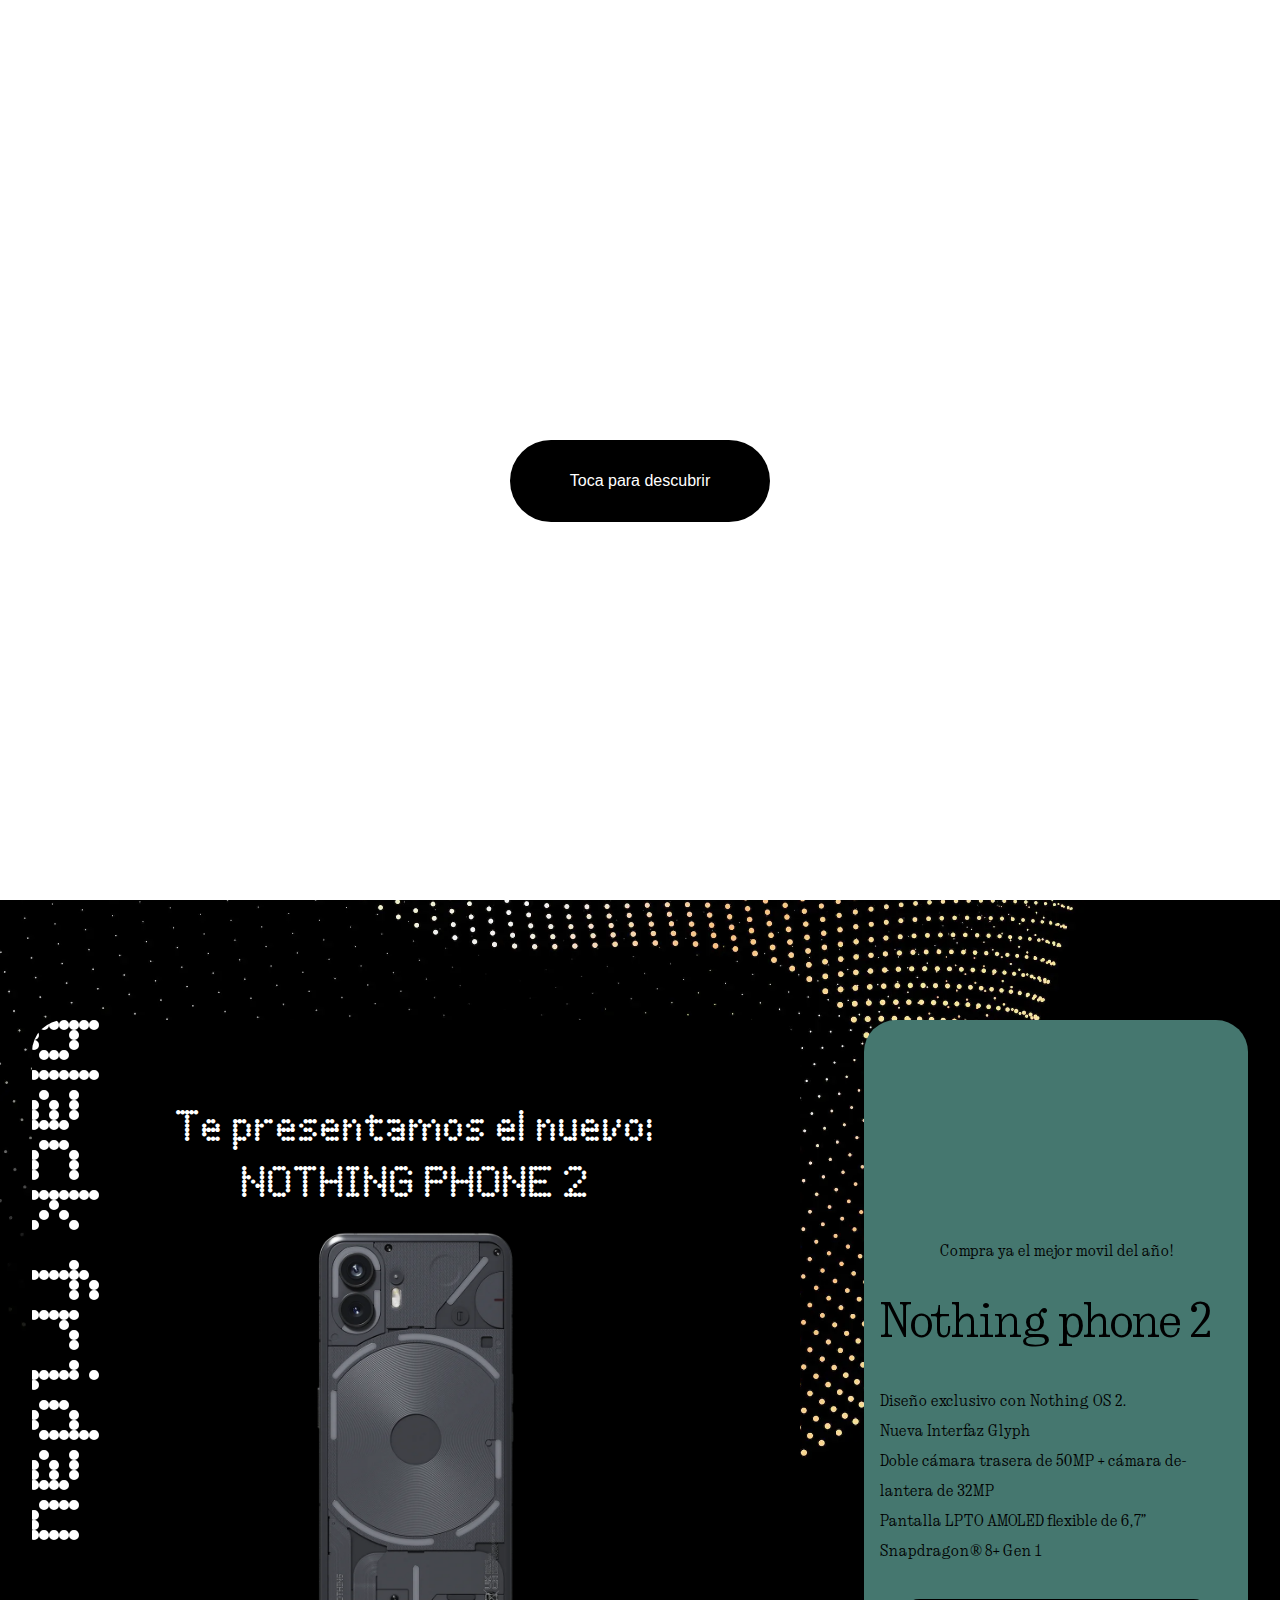
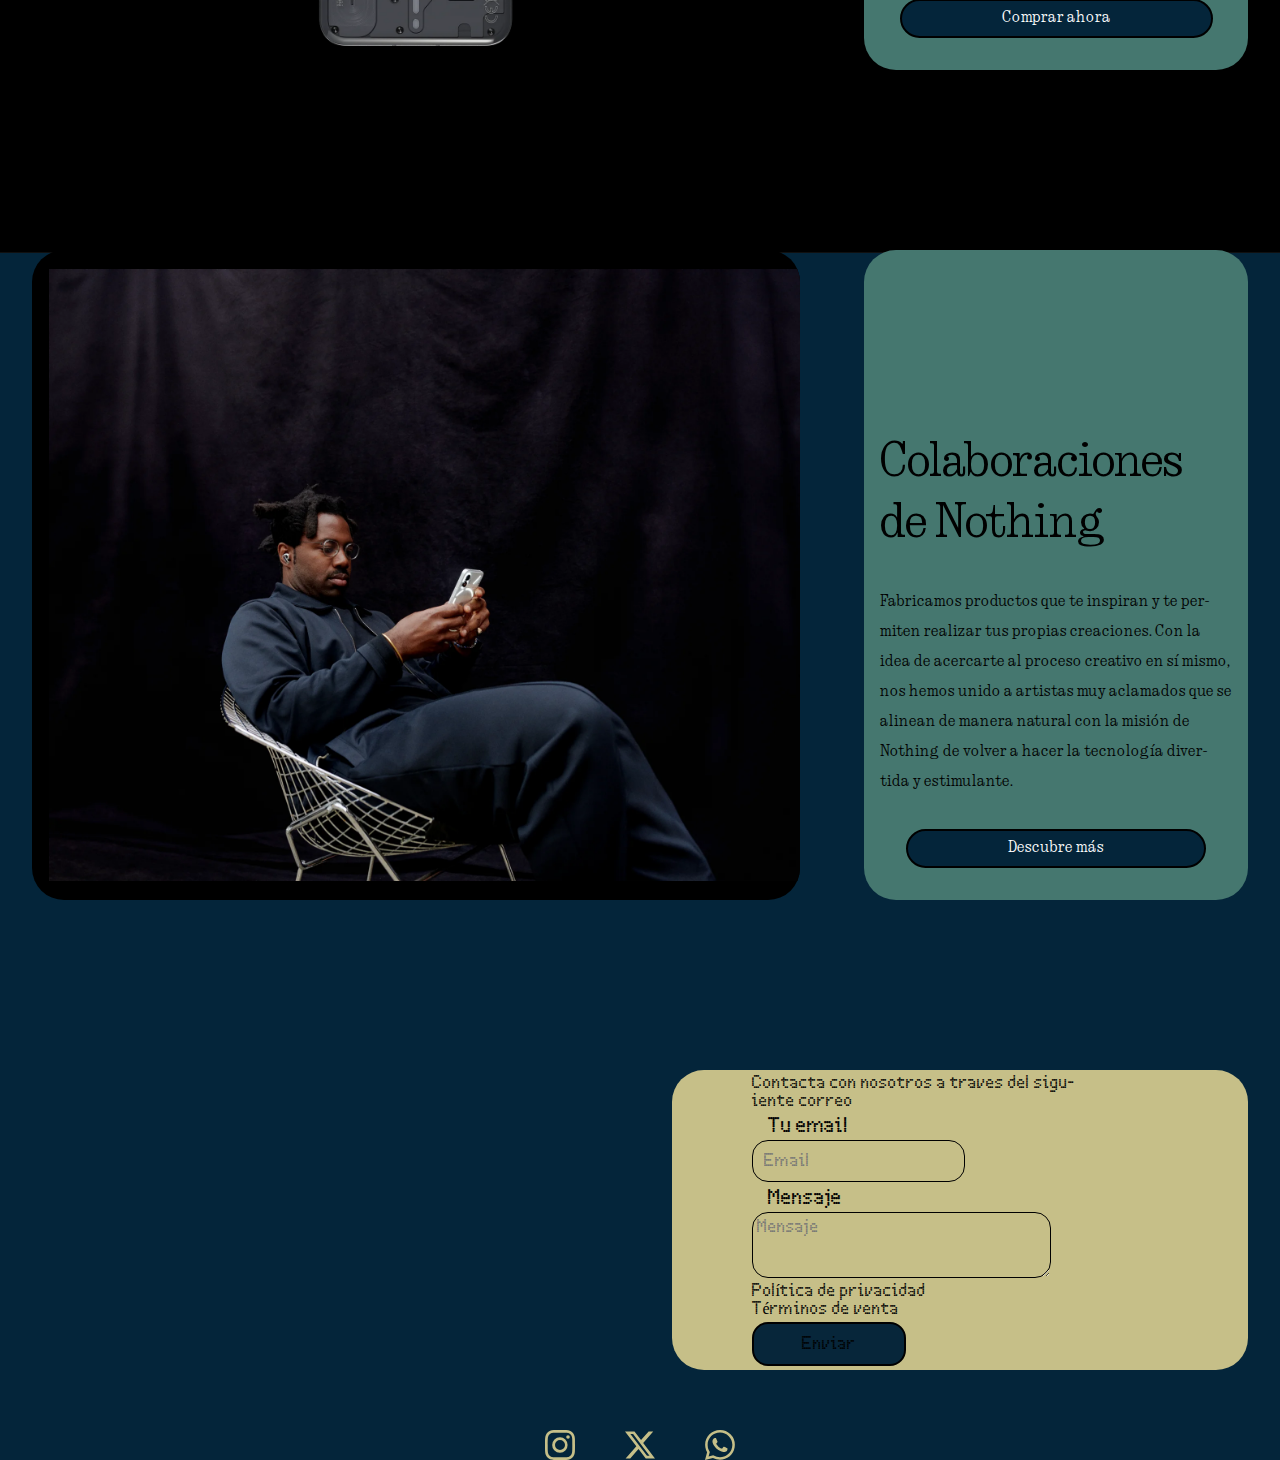
<file: index.html>
<!--
Descripción: Este archivo HTML contiene la página "home" de la web.
La estructura general se divide en estos bloques:
- Header o encabezado
- Main principal
    - loading (es un div que se inicia cuando se abre la web y que tienes que tocar un boton), pero se elimina una vez tocado
    - Sección main video (bloque 1 de contenido)
    - Sección main np (bloque 2 de contenido)
    - Sección main np segundo (bloque 3 de contenido)
- footer o pie de página
-->

<!DOCTYPE html>
<html lang="en">

<head>
    <meta charset="UTF-8">
    <meta name="viewport" content="width=device-width, initial-scale=1.0">

    <link rel="stylesheet" href="css/index.css">

    <script src="js/index.js" defer></script>
    <!-- Primary Meta Tags -->
    <title>Mi primer proyecto | Nothing (R) - r</title>
    <meta name="title" content="Mi primer proyecto | Nothing (R)" />
    <meta name="description"
        content="Este es el primer proyecto creado por Iñigo Rivero, desarrollador front-end. Es un re-branding de la web de nothing(r) " />

    <!-- Open Graph / Facebook -->
    <meta property="og:type" content="website" />
    <meta property="og:url" content="https//inigorivero.com/" />
    <meta property="og:title" content="Mi primer proyecto | Nothing (R)" />
    <meta property="og:description"
        content="Este es el primer proyecto creado por Iñigo Rivero, desarrollador front-end. Es un re-branding de la web de nothing(r) " />
    <meta property="og:image" content="https://metatags.io/images/meta-tags.png" />

    <!-- Twitter -->
    <meta property="twitter:card" content="summary_large_image" />
    <meta property="twitter:url" content="https//inigorivero.com/" />
    <meta property="twitter:title" content="Mi primer proyecto | Nothing (R)" />
    <meta property="twitter:description"
        content="Este es el primer proyecto creado por Iñigo Rivero, desarrollador front-end. Es un re-branding de la web de nothing(r) " />
    <meta property="twitter:image" content="https://metatags.io/images/meta-tags.png" />

    <!-- Meta Tags Generated with https://metatags.io -->
</head>

<body>
    <!--
    Sección Header o encabezado
    Descripción: aqui nos encontramos la cabecera de nuestra web que muestra 3 bloques:
        - 1º bloque: logotipo
            - Logotipo de la web y H1
        - 2º bloque: botones
            - boton 1
            - boton 2
            - boton 3 menu desplegable (este es el unico boton con funciones, los demás están hechos como idea a futuro)
        - 3º bloque: navegación de la web
            - Inicio de la web
            - Nuestros productos
            - About us
    -->

    <header class="header">
    <!-- 1º bloque -->
    <h1 class="header__h1">
        <a href="index.html" class="header__a" title="Logotipo de Nothing">NOTHING (R)</a>
    </h1>
    <!-- Logotipo de web y H1 -->

    <!-- 2º bloque: botones -->
    <div class="header__div">
        <span>
            <svg  class="header__svg carrito" xmlns="http://www.w3.org/2000/svg" width="16" height="16" fill="currentColor"  viewBox="0 0 16 16">
                <path d="M11.354 6.354a.5.5 0 0 0-.708-.708L8 8.293 6.854 7.146a.5.5 0 1 0-.708.708l1.5 1.5a.5.5 0 0 0 .708 0l3-3z"/>
                <path d="M.5 1a.5.5 0 0 0 0 1h1.11l.401 1.607 1.498 7.985A.5.5 0 0 0 4 12h1a2 2 0 1 0 0 4 2 2 0 0 0 0-4h7a2 2 0 1 0 0 4 2 2 0 0 0 0-4h1a.5.5 0 0 0 .491-.408l1.5-8A.5.5 0 0 0 14.5 3H2.89l-.405-1.621A.5.5 0 0 0 2 1zm3.915 10L3.102 4h10.796l-1.313 7h-8.17zM6 14a1 1 0 1 1-2 0 1 1 0 0 1 2 0m7 0a1 1 0 1 1-2 0 1 1 0 0 1 2 0"/>
            </svg>
        </span>
        <!-- Boton svg carrito -->
        <span>
            <svg  class="header__svg persona" xmlns="http://www.w3.org/2000/svg" width="16" height="16" fill="currentColor"  viewBox="0 0 16 16">
                <path d="M11 6a3 3 0 1 1-6 0 3 3 0 0 1 6 0"/>
                <path fill-rule="evenodd" d="M0 8a8 8 0 1 1 16 0A8 8 0 0 1 0 8m8-7a7 7 0 0 0-5.468 11.37C3.242 11.226 4.805 10 8 10s4.757 1.225 5.468 2.37A7 7 0 0 0 8 1"/>
            </svg>
        </span>
        <!-- Boton svg persona -->
        <span>
            <button class="header__btn">
            <svg class="header__svg menu" xmlns="http://www.w3.org/2000/svg" width="16" height="16" fill="currentColor"  viewBox="0 0 16 16">
                <path d="M1.5 0A1.5 1.5 0 0 0 0 1.5v2A1.5 1.5 0 0 0 1.5 5h8A1.5 1.5 0 0 0 11 3.5v-2A1.5 1.5 0 0 0 9.5 0zm5.927 2.427A.25.25 0 0 1 7.604 2h.792a.25.25 0 0 1 .177.427l-.396.396a.25.25 0 0 1-.354 0zM0 8a2 2 0 0 1 2-2h12a2 2 0 0 1 2 2v5a2 2 0 0 1-2 2H2a2 2 0 0 1-2-2zm1 3v2a1 1 0 0 0 1 1h12a1 1 0 0 0 1-1v-2zm14-1V8a1 1 0 0 0-1-1H2a1 1 0 0 0-1 1v2zM2 8.5a.5.5 0 0 1 .5-.5h9a.5.5 0 0 1 0 1h-9a.5.5 0 0 1-.5-.5m0 4a.5.5 0 0 1 .5-.5h6a.5.5 0 0 1 0 1h-6a.5.5 0 0 1-.5-.5"/>
              </svg>
            </button>
        </span>
        <!-- Boton svg menu desplegable -->
    </div>

    <!-- 3º bloque: Navegación de la web-->
    <nav class="header__nav ">
        <ul class="header__ul">
            <li class="header__li">
                <a href="index.html" title="La página de inicio NOTHING">Inicio</a>
            </li>
            <!-- Página home -->
            <li class="header__li">
                <a href="productos.html" title="la página del catalogo NOTHING">Nuestros productos</a>
            </li>
            <!-- Página nuestros productos -->
            <li class="header__li">
                <a href="conocenos.html" title="Conoce más sobre NOTHING">Sobre Nosotros</a>
            </li>
            <!-- Página conocenos -->
        </ul>
    </nav>
    </header>

    <!-- 
        Sección main
        Descripción: se encuentra el grueso de la web mostrando información sobre los diferentes productos de Nothing
        Se divide en:
            - 1º bloque: Loading: es un div que se inicia a pantalla completa al abrir la página y una vez que hace su animación desaparece
            - 2º bloque: main video: es la parte principal de la web que muestra un video promocional
            - 3º bloque: main np: sección primera del nothing phone 2
            - 4º bloque: main np segunda: sección segunda donde se expone las oportunidades de colaboración de Nothing
     -->
    <main class="main">
        <!-- primer bloque de contenido llamado Loading -->
        <div class="loading">
            <button class="loading__btn">
                <span class="btn__span">Toca para descubrir</span>
            </button>
        </div>
        <!-- Segundo bloque de contenido: parte principal de la web -->
        <div class="main__video">
            <!-- El video muestras estos atributos para que se reproduzca en bucle, al cargar la web, sin sonido(para que sea loop), y en silencio (requerido para loop) -->
            <video class="video__video" preload="none" poster="assets/comunidad.webp" muted loop autoplay playsinline>
                <!-- He añadido dos source para máximizar la compatibilidad con todos los dispositivos -->
                <source src="video/principal.webm" type="video/webm">
                <source src="video/principal.webm" type="video/mp4">
            </video>
            <button class="video__button">Compralo ya</button>
        </div>

        <!-- 
            Tercer bloque de contenido: sección 1 
            Se divide en dos partes:
            - Una imagen parte izquierda
            - Un texto parte derecha
        -->
        <div class="main__np">
            <!-- Sección izquierda con imagen -->
            <section class="main__section izquierda">
                <!-- Este texto es para ponerlo en vertical y todo el rato desplazandose con una animación -->
                <span class="section__span main">black friday</span>
                <!-- Titulo de la sección -->
                <h2 class="section__h2">Te presentamos el nuevo:<br>NOTHING PHONE 2</h2>
                <img class="section__img np" src="assets/espalda.webp" alt="Nothing phone 2 black" loading="lazy">
            </section>
            <!-- Sección derecha con texto (specs del móvil) -->
            <section class="main__section derecha">
                <span class="derecha__span">Compra ya el mejor movil del año!</span>
                <h2 class="derecha__h2">Nothing phone 2</h2>
                <p class="derecha__p">Diseño exclusivo con Nothing OS 2.
                    <br>Nueva Interfaz Glyph
                    <br>Doble cámara trasera de 50MP + cámara delantera de 32MP
                    <br>Pantalla LPTO AMOLED flexible de 6,7”
                    <br>Snapdragon® 8+ Gen 1
                </p>
                
                <a class="derecha__button" href="https://ie.nothing.tech/products/phone-2" target="_blank"
                        title="Boton para comprar el NOTHING phone 2" rel="noreferrer">Comprar ahora</a>
            </section>
        </div>
         <!-- 
            Cuarto bloque de contenido: sección 2
            Se divide en dos partes:
            - Una imagen parte izquierda
            - Un texto parte derecha
        -->
        <div class="main__np segundo">
            <!-- Sección izquierda con imagen -->
            <section class="main__section izquierda segunda">
                <span class="section__span segundo">La navidad</span>
                <img class="section__img segunda" src="assets/colaboraciones.webp" alt="Nothing phone 2 black"
                    loading="lazy">
            </section>
            <!-- Sección derecha con texto (información sobre colaboraciones) -->
            <section class="main__section derecha segunda">
                <h2 class="derecha__h2 segundo">Colaboraciones de Nothing</h2>
                <p class="derecha__p segundo">Fabricamos productos que te inspiran y te permiten realizar tus propias
                    creaciones. Con la idea de acercarte al proceso creativo en sí mismo, nos hemos unido a artistas muy
                    aclamados que se alinean de manera natural con la misión de Nothing de volver a hacer la tecnología
                    divertida y estimulante.</p>
                
                   <a class="derecha__button" href="conocenos.html" title="Colaboraciones de NOTHING con externos" >Descubre más</a>
                
            </section>
        </div>
    </main>

    <!-- Sección Footer
    Descripción: se encuentra el pie de página con redes sociales, datos de contacto, etc
    Se divide en:
        - 1º bloque: mapa: es un iframe que muestra la tienda oficial de Nothing en el reino unido
        - 2º bloque: contacto: hay un pequeño formulario para ponernos en contacto contigo
        - 3º bloque: rrss: 3 enlaces a las redes sociales principales de la compañia
    -->
    <footer class="footer">
        <!-- Bloque 1: un div que contiene un iframe extraido de google maps con tamaño mediano -->
        <div class="footer__mapa">
            <!-- Destacar que contiene el atributo loading lazy para que carge lento -->
            <iframe class="mapa__iframe"
                src="https://www.google.com/maps/embed?pb=!1m18!1m12!1m3!1d79456.5487270659!2d-0.2864555027343748!3d51.51290139999999!2m3!1f0!2f0!3f0!3m2!1i1024!2i768!4f13.1!3m3!1m2!1s0x4876053f85f2b69f%3A0x3ce10841aad18fc4!2sNothing%20Store!5e0!3m2!1ses!2sie!4v1703350513074!5m2!1ses!2sie"
                width="400" height="300" style="border:0;" allowfullscreen="" loading="lazy"
                referrerpolicy="no-referrer-when-downgrade"></iframe>
        </div>
        <!-- Bloque 2: contacto: un pequeño formulario básico.
            Se divide en:
            - titulo
            - un input de tipo email
            - un input de tipo mensaje
            - div con enlaces a politica de privacidad
            - input de tipo submit
        -->
        <div class="footer__contacto">
            <!-- He incluido el atributo action con el valor # porque no tenemos un back-end -->
            <form class="contacto__form" action="#" method="get">
                <h2 class="form__h2">Contacta con nosotros a traves del siguiente correo</h2>
                <!-- Sección para enviar tu correo -->
                <label class="form__email" for="email">Tu email</label>
                <input class="button__email" id="email" type="email" name="email" placeholder="Email">
                <!-- Sección para enviar tu mensaje -->
                <label class="form__mensaje" for="message">Mensaje</label>
                <textarea class="button__mensaje" id="message" name="message" cols="30" rows="3"
                    placeholder="Mensaje"></textarea>
                <!-- Para consultar la política de privacidad -->
                <div class="form__div">
                    <a href="https://ie.nothing.tech/pages/privacy-policy" target="_blank"
                        title="La politica de privacidad de NOTHING" rel="noreferrer" >Política de privacidad</a>
                    <a href="https://ie.nothing.tech/pages/terms-of-sales" target="_blank"
                        title="Terminos de venta de NOTHING" rel="noreferrer">Términos de venta</a>
                </div>
                <!-- Enviar tu formulario -->
                <input class="form__button" type="submit" value="Enviar">
            </form>
        </div>

        <!-- Bloque 3: rrss. Es una lista desorneada con 3 li -->
        <ul class="footer__ul">
            <!-- Primer svg con enlace a instagram -->
            <li class="footer__li">
                <a href="https://www.instagram.com/nothing/?hl=es" target="_blank" title="El instagram de NOTHING" rel="noreferrer" >
                    <svg class="footer__svg instagram"
                    xmlns="http://www.w3.org/2000/svg" width="16" height="16" fill="currentColor" viewBox="0 0 16 16">
                    <path
                        d="M8 0C5.829 0 5.556.01 4.703.048 3.85.088 3.269.222 2.76.42a3.917 3.917 0 0 0-1.417.923A3.927 3.927 0 0 0 .42 2.76C.222 3.268.087 3.85.048 4.7.01 5.555 0 5.827 0 8.001c0 2.172.01 2.444.048 3.297.04.852.174 1.433.372 1.942.205.526.478.972.923 1.417.444.445.89.719 1.416.923.51.198 1.09.333 1.942.372C5.555 15.99 5.827 16 8 16s2.444-.01 3.298-.048c.851-.04 1.434-.174 1.943-.372a3.916 3.916 0 0 0 1.416-.923c.445-.445.718-.891.923-1.417.197-.509.332-1.09.372-1.942C15.99 10.445 16 10.173 16 8s-.01-2.445-.048-3.299c-.04-.851-.175-1.433-.372-1.941a3.926 3.926 0 0 0-.923-1.417A3.911 3.911 0 0 0 13.24.42c-.51-.198-1.092-.333-1.943-.372C10.443.01 10.172 0 7.998 0h.003zm-.717 1.442h.718c2.136 0 2.389.007 3.232.046.78.035 1.204.166 1.486.275.373.145.64.319.92.599.28.28.453.546.598.92.11.281.24.705.275 1.485.039.843.047 1.096.047 3.231s-.008 2.389-.047 3.232c-.035.78-.166 1.203-.275 1.485a2.47 2.47 0 0 1-.599.919c-.28.28-.546.453-.92.598-.28.11-.704.24-1.485.276-.843.038-1.096.047-3.232.047s-2.39-.009-3.233-.047c-.78-.036-1.203-.166-1.485-.276a2.478 2.478 0 0 1-.92-.598 2.48 2.48 0 0 1-.6-.92c-.109-.281-.24-.705-.275-1.485-.038-.843-.046-1.096-.046-3.233 0-2.136.008-2.388.046-3.231.036-.78.166-1.204.276-1.486.145-.373.319-.64.599-.92.28-.28.546-.453.92-.598.282-.11.705-.24 1.485-.276.738-.034 1.024-.044 2.515-.045v.002zm4.988 1.328a.96.96 0 1 0 0 1.92.96.96 0 0 0 0-1.92zm-4.27 1.122a4.109 4.109 0 1 0 0 8.217 4.109 4.109 0 0 0 0-8.217zm0 1.441a2.667 2.667 0 1 1 0 5.334 2.667 2.667 0 0 1 0-5.334" />
                    </svg>
                </a>
            </li>
            <!-- Segundo svg con enlace a twitter -->
            <li class="footer__li">
                <a href="https://twitter.com/nothing?lang=es" target="_blank" title="el twitter de NOTHING" rel="noreferrer" >
                    <svg class="footer__svg twitter"
                    xmlns="http://www.w3.org/2000/svg" width="16" height="16" fill="currentColor" viewBox="0 0 16 16">
                    <path
                        d="M12.6.75h2.454l-5.36 6.142L16 15.25h-4.937l-3.867-5.07-4.425 5.07H.316l5.733-6.57L0 .75h5.063l3.495 4.633L12.601.75Zm-.86 13.028h1.36L4.323 2.145H2.865l8.875 11.633Z" />
                </svg>
                </a>
            </li>
            <!-- Tercer svg con enlace a soporte -->
            <li class="footer__li">
                <a href="https://ie.nothing.tech/pages/contact-support" target="_blank" title="el whastapp de NOTHING" rel="noreferrer" >
                    <svg class="footer__svg wasap" xmlns="http://www.w3.org/2000/svg"
                    width="16" height="16" fill="currentColor" viewBox="0 0 16 16">
                    <path
                        d="M13.601 2.326A7.854 7.854 0 0 0 7.994 0C3.627 0 .068 3.558.064 7.926c0 1.399.366 2.76 1.057 3.965L0 16l4.204-1.102a7.933 7.933 0 0 0 3.79.965h.004c4.368 0 7.926-3.558 7.93-7.93A7.898 7.898 0 0 0 13.6 2.326zM7.994 14.521a6.573 6.573 0 0 1-3.356-.92l-.24-.144-2.494.654.666-2.433-.156-.251a6.56 6.56 0 0 1-1.007-3.505c0-3.626 2.957-6.584 6.591-6.584a6.56 6.56 0 0 1 4.66 1.931 6.557 6.557 0 0 1 1.928 4.66c-.004 3.639-2.961 6.592-6.592 6.592zm3.615-4.934c-.197-.099-1.17-.578-1.353-.646-.182-.065-.315-.099-.445.099-.133.197-.513.646-.627.775-.114.133-.232.148-.43.05-.197-.1-.836-.308-1.592-.985-.59-.525-.985-1.175-1.103-1.372-.114-.198-.011-.304.088-.403.087-.088.197-.232.296-.346.1-.114.133-.198.198-.33.065-.134.034-.248-.015-.347-.05-.099-.445-1.076-.612-1.47-.16-.389-.323-.335-.445-.34-.114-.007-.247-.007-.38-.007a.729.729 0 0 0-.529.247c-.182.198-.691.677-.691 1.654 0 .977.71 1.916.81 2.049.098.133 1.394 2.132 3.383 2.992.47.205.84.326 1.129.418.475.152.904.129 1.246.08.38-.058 1.171-.48 1.338-.943.164-.464.164-.86.114-.943-.049-.084-.182-.133-.38-.232z" />
                </svg>
                </a>
            </li>
        </ul>

    </footer>

</body>

</html>
</file>
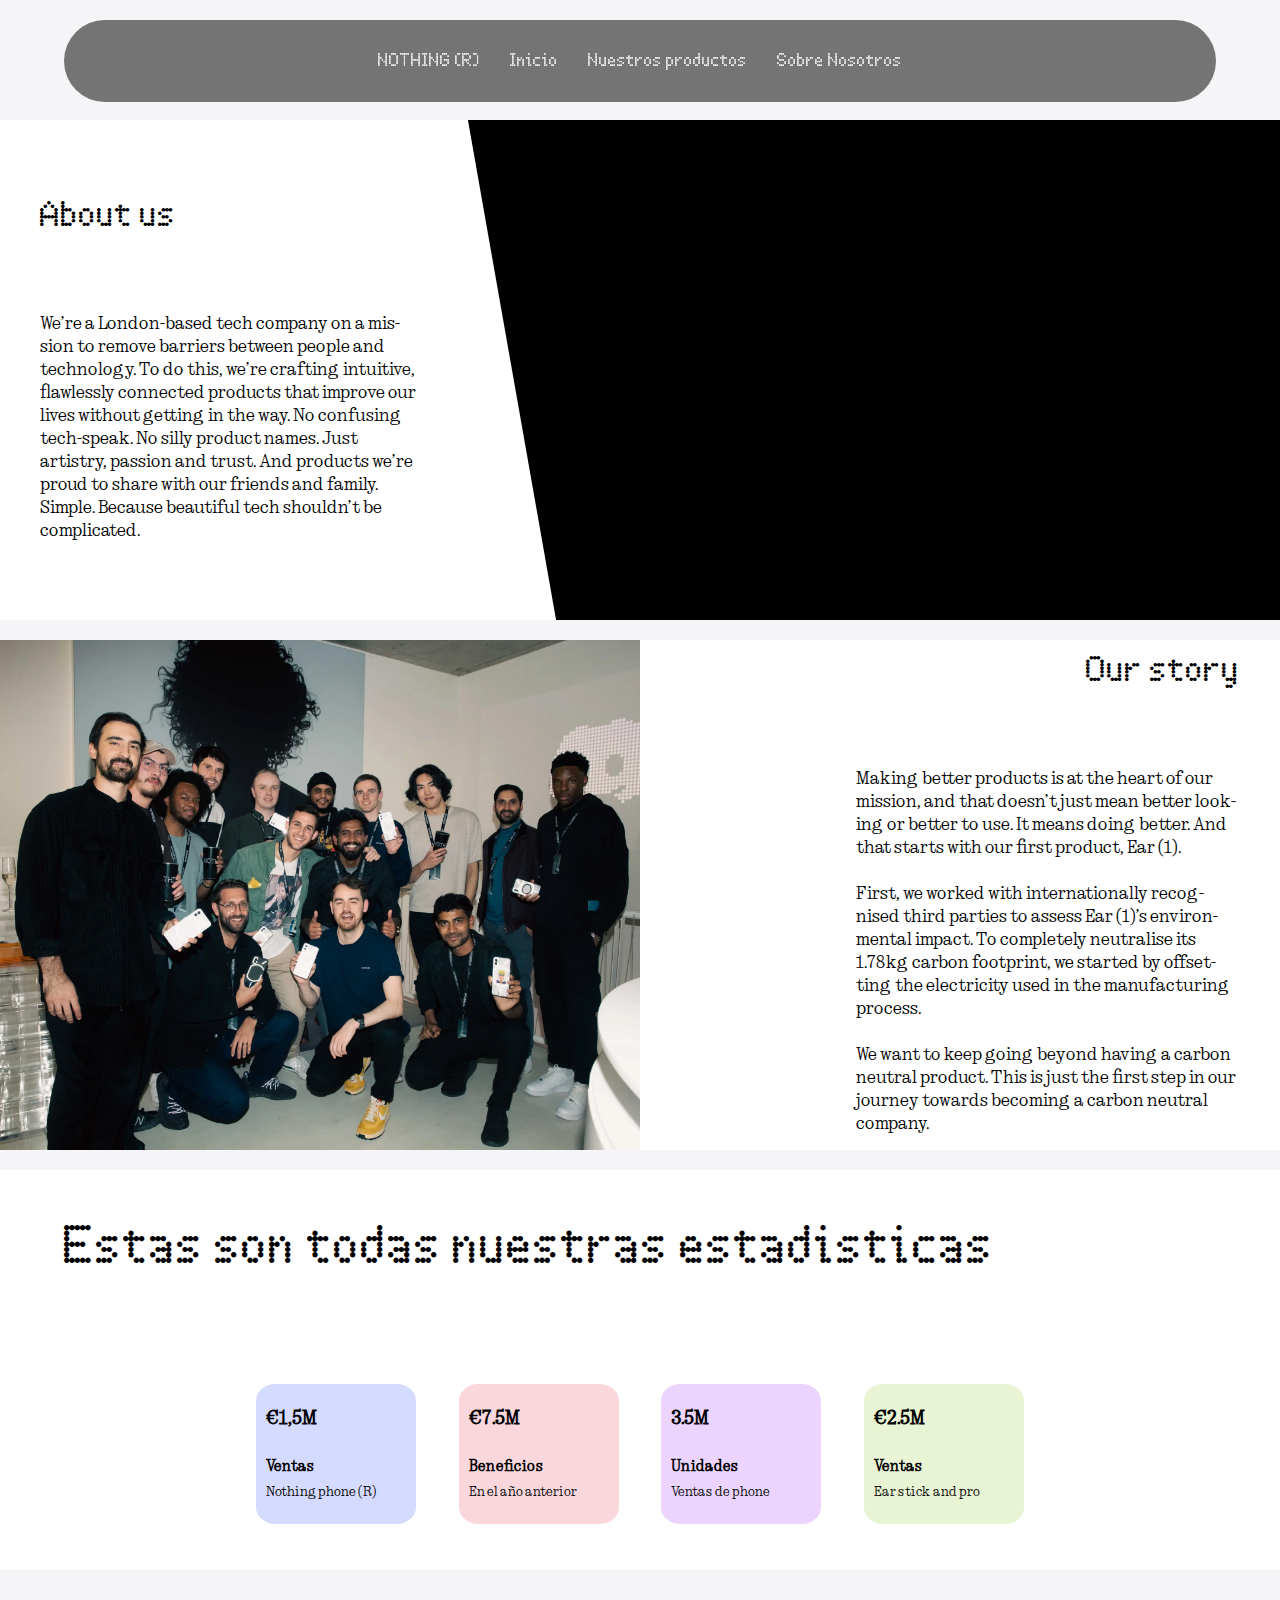
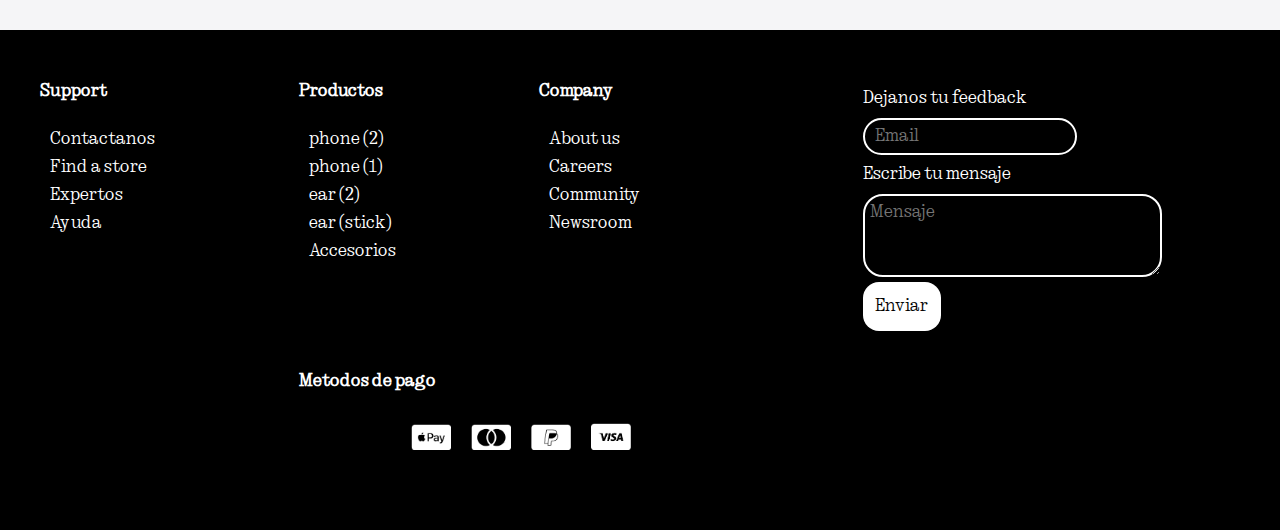
<file: conocenos.html>
<!--
Descripción: Este archivo HTML contiene la página "sobre nosotros" de la web.
La estructura general se divide en estos bloques:
- Header o encabezado
- Main principal
    - main first (bloque 1 de contenido)
    - main first reves (bloque 2 de contenido)
    - main estadisticas (bloque 3 de contenido)
- footer o pie de página
-->

<!DOCTYPE html>
<html lang="en">
<head>
    <meta charset="UTF-8">
    <meta name="viewport" content="width=device-width, initial-scale=1.0">
    <title>Conocenos Nothing (r)</title>
    <link rel="stylesheet" href="css/conocenos.css">
    <script src="js/conocenos.js" defer></script>
</head>
<body>

<!--
    Sección Header o encabezado
    Descripción: aqui nos encontramos la cabecera de nuestra web que muestra 3 bloques:
        - 1º bloque: logotipo
            - Logotipo de la web y H1
        - 2º bloque: botones
            - boton 1
            - boton 2
            - boton 3 menu desplegable (este es el unico boton con funciones, los demás están hechos como idea a futuro)
        - 3º bloque: navegación de la web
            - Inicio de la web
            - Nuestros productos
            - About us
-->

    <header class="header">
        <!-- 1º bloque -->
        <h1 class="header__h1">
            <a href="index.html" class="header__a" title="Logotipo de Nothing">NOTHING (R)</a>
        </h1>
        <!-- Logotipo de web y H1 -->

        <!-- 2º bloque: botones -->
        <div class="header__div">
            <span>
                <svg  class="header__svg carrito" xmlns="http://www.w3.org/2000/svg" width="16" height="16" fill="currentColor"  viewBox="0 0 16 16">
                    <path d="M11.354 6.354a.5.5 0 0 0-.708-.708L8 8.293 6.854 7.146a.5.5 0 1 0-.708.708l1.5 1.5a.5.5 0 0 0 .708 0l3-3z"/>
                    <path d="M.5 1a.5.5 0 0 0 0 1h1.11l.401 1.607 1.498 7.985A.5.5 0 0 0 4 12h1a2 2 0 1 0 0 4 2 2 0 0 0 0-4h7a2 2 0 1 0 0 4 2 2 0 0 0 0-4h1a.5.5 0 0 0 .491-.408l1.5-8A.5.5 0 0 0 14.5 3H2.89l-.405-1.621A.5.5 0 0 0 2 1zm3.915 10L3.102 4h10.796l-1.313 7h-8.17zM6 14a1 1 0 1 1-2 0 1 1 0 0 1 2 0m7 0a1 1 0 1 1-2 0 1 1 0 0 1 2 0"/>
                </svg>
            </span>
            <!-- Boton svg carrito -->
            <span>
                <svg  class="header__svg persona" xmlns="http://www.w3.org/2000/svg" width="16" height="16" fill="currentColor"  viewBox="0 0 16 16">
                    <path d="M11 6a3 3 0 1 1-6 0 3 3 0 0 1 6 0"/>
                    <path fill-rule="evenodd" d="M0 8a8 8 0 1 1 16 0A8 8 0 0 1 0 8m8-7a7 7 0 0 0-5.468 11.37C3.242 11.226 4.805 10 8 10s4.757 1.225 5.468 2.37A7 7 0 0 0 8 1"/>
                </svg>
            </span>
            <!-- Boton svg persona -->
            <span>
                <button class="header__btn">
                <svg class="header__svg menu" xmlns="http://www.w3.org/2000/svg" width="16" height="16" fill="currentColor"  viewBox="0 0 16 16">
                    <path d="M1.5 0A1.5 1.5 0 0 0 0 1.5v2A1.5 1.5 0 0 0 1.5 5h8A1.5 1.5 0 0 0 11 3.5v-2A1.5 1.5 0 0 0 9.5 0zm5.927 2.427A.25.25 0 0 1 7.604 2h.792a.25.25 0 0 1 .177.427l-.396.396a.25.25 0 0 1-.354 0zM0 8a2 2 0 0 1 2-2h12a2 2 0 0 1 2 2v5a2 2 0 0 1-2 2H2a2 2 0 0 1-2-2zm1 3v2a1 1 0 0 0 1 1h12a1 1 0 0 0 1-1v-2zm14-1V8a1 1 0 0 0-1-1H2a1 1 0 0 0-1 1v2zM2 8.5a.5.5 0 0 1 .5-.5h9a.5.5 0 0 1 0 1h-9a.5.5 0 0 1-.5-.5m0 4a.5.5 0 0 1 .5-.5h6a.5.5 0 0 1 0 1h-6a.5.5 0 0 1-.5-.5"/>
                  </svg>
                </button>
            </span>
            <!-- Boton svg menu desplegable -->
        </div>

        <!-- 3º bloque: Navegación de la web-->
        <nav class="header__nav ">
            <ul class="header__ul">
                <li class="header__li">
                    <a href="index.html" title="La página de inicio NOTHING">Inicio</a>
                </li>
                <!-- Página home -->
                <li class="header__li">
                    <a href="productos.html" title="la página del catalogo NOTHING">Nuestros productos</a>
                </li>
                <!-- Página nuestros productos -->
                <li class="header__li">
                    <a href="conocenos.html" title="Conoce más sobre NOTHING">Sobre Nosotros</a>
                </li>
                <!-- Página conocenos -->
            </ul>
        </nav>
    </header>

<!-- 
    Sección main principal
    Descripción: aqui está la parte fundamental de la web y el contenido relaccionado con el about us, tiene 3 bloques:
        - 1º bloque: Main first: contiene el contenido about us de la web
            se divide en dos partes:
                - el texto (alineado a la izquierda)
                - el div (alineado a la derecha)
        - 2º bloque: Main first reves: contiene el contenido our story de nuestra web
            se divide en dos partes:
                - el texto (alineado a la derecha)
                - la imagen (alineado a la izquierda)
        - 3º bloque: Main estadisticas: contiene las estadisticas de ventas y beneficios de Nothing
            se divide en dos partes:
                - titulo
                - div con estadistivas
                    - 1º estadistica
                    - 2º estadistica
                    - 3º estadistica
                    - 4º estadistica
-->
    <main class="main">

        <!-- Comienzo del bloque main first -->
        <div class="main__first">
            <!-- Apartado descriptivo -->
            <div class="first__texto">
                <h2 class="texto__h2">About us</h2>
                <!-- Título del apartado -->
                <p class="texto__p">We’re a London-based tech company on a mission to remove barriers between people and technology.
                    To do this, we’re crafting intuitive, flawlessly connected products that improve our lives without getting in the way.
                    No confusing tech-speak. No silly product names. Just artistry, passion and trust. And products we’re proud to share with our friends and family. Simple.
                    Because beautiful tech shouldn’t be complicated.</p>
                <!-- Párrafo descriptivo -->
            </div>
            <!-- Apartado visual -->
            <div class="first__media">
            </div>
        </div>

        <!-- Comienzo del bloque main first reves -->
        <div class="main__first reves">
            <!-- Apartado descriptivo -->
            <div class="first__texto reves">
                <h2 class="texto__h2 reves">Our story</h2>
                <!-- Título del apartado -->
                <p class="texto__p reves">Making better products is at the heart of our mission, and that doesn’t just mean better looking or better to use. It means doing better. And that starts with our first product, Ear (1).
                    <br><br>First, we worked with internationally recognised third parties to assess Ear (1)’s environmental impact. To completely neutralise its 1.78kg carbon footprint, we started by offsetting the electricity used in the manufacturing process.
                    <br><br>We want to keep going beyond having a carbon neutral product. This is just the first step in our journey towards becoming a carbon neutral company.</p>
                <!-- Párrafo descriptivo our story -->
            </div>
            <!-- Apartado visual -->
            <div class="first__media reves">
                <img class="first__img reves" src="assets/comunidad.webp" alt="una imagen de nuestra historia" loading="lazy">
                <!-- Imagen our story -->
            </div>
        </div>

        <!-- Comienzo del bloque main__estadisticas -->
        <div class="main__estadisticas">
            <!-- Título del bloque -->
            <h2 class="estadisticas__h2">Estas son todas nuestras estadisticas</h2>
            <!-- Div contenedor de las estadísticas  -->
            <div class="estadisticas__contenedor">
                <!-- Primer div estadísticas -->
                <div class="estadisticas__div azul">
                    <span class="estadisticas__numero">€1,5M</span>
                    <span class="estadisticas__titulo">Ventas</span>
                    <span class="estadisticas__texto">Nothing phone (R)</span>
                </div>
                <!-- Segundo div estadísticas -->
                <div class="estadisticas__div rosa">
                    <span class="estadisticas__numero">€7.5M</span>
                    <span class="estadisticas__titulo">Beneficios</span>
                    <span class="estadisticas__texto">En el año anterior</span>
                </div>
                <!-- Tercer div estadísticas -->
                <div class="estadisticas__div morado">
                    <span class="estadisticas__numero">3.5M</span>
                    <span class="estadisticas__titulo">Unidades</span>
                    <span class="estadisticas__texto">Ventas de phone</span>
                </div>
                <!-- Cuarto div estadísticas -->
                <div class="estadisticas__div verde">
                    <span class="estadisticas__numero">€2.5M</span>
                    <span class="estadisticas__titulo">Ventas</span>
                    <span class="estadisticas__texto">Ear stick and pro</span>
                </div>
            </div>
        </div>
    </main>

    <!-- 
        Sección footer o pie de página
        Descripción: Mostramos diferentes apartados para que de un vistazo el cliente pueda navegar por nuestra web haciendo click. La mayoria son enlaces externos anclados a la web oficial de Nothing.
        Dividimos el footer en varias tématicas cada uno con su titulo y sus enlaces correspondientes:
            - Productos
            - Company
            - Support
            - Email
            - Pago

     -->

    <footer class="footer">
        <!-- Comienzo del apartado productos -->
        <div class="product">
            <!-- Título de productos -->
            <h2 class="product__h2">Productos</h2>
            <!-- Lista desordenada de diferentes productos con sus respectivos enlaces -->
            <ul class="product__ul">
                <li class="product__li"><a href="https://ie.nothing.tech/pages/phone-2" target="_blank" title="Nothing phone 2" rel="noreferrer" >phone (2)</a></li>
                <li class="product__li"><a href="https://ie.nothing.tech/pages/phone-1" target="_blank" title="Nothing phone 1" rel="noreferrer" >phone (1)</a></li>
                <li class="product__li"><a href="https://ie.nothing.tech/products/ear-2" target="_blank" title="ear 2" rel="noreferrer" >ear (2)</a></li>
                <li class="product__li"><a href="https://ie.nothing.tech/products/ear-stick" target="_blank" title="ear stick" rel="noreferrer" >ear (stick)</a></li>
                <li class="product__li"><a href="https://ie.nothing.tech/pages/store" target="_blank" title="accesorios" rel="noreferrer" >Accesorios</a></li>
            </ul>
        </div>
        <!-- Comienzo del apartado Company -->
        <div class="company">
            <!-- Título de Company -->
            <h2 class="company__h2">Company</h2>
            <!-- Lista desordenada de diferentes apartados de la compañia con sus enlaces al html de conocenos -->
            <ul class="company__ul">
                <li class="company__li"><a href="conocenos.html" title="Sobre nosotros Nothing">About us</a></li>
                <li class="company__li"><a href="conocenos.html" title="Forma parte de nosotros">Careers</a></li>
                <li class="company__li"><a href="conocenos.html" title="nuestra comunidad">Community</a></li>
                <li class="company__li"><a href="conocenos.html" title="nuestras noticias">Newsroom</a></li>
            </ul>
        </div>
        <!-- Comienzo del apartado Soporte -->
        <div class="support">
            <!-- Título de Soporte -->
            <h2 class="support__h2">Support</h2>
            <!-- Lista desordenada de diferentes apartados de soporte con sus enlaces a la web soporte de Nothing oficial -->
            <ul class="support__ul">
                <li class="support__li"><a href="https://ie.nothing.tech/pages/support-centre" target="_blank" title="contact con nosotros" rel="noreferrer" >Contactanos</a></li>
                <li class="support__li"><a href="https://ie.nothing.tech/pages/support-centre" target="_blank" title="encuentra una tienda" rel="noreferrer" >Find a store</a></li>
                <li class="support__li"><a href="https://ie.nothing.tech/pages/support-centre" target="_blank" title="nuestros expertos te ayudan" rel="noreferrer" >Expertos</a></li>
                <li class="support__li"><a href="https://ie.nothing.tech/pages/support-centre" target="_blank" title="Te ofrecemos ayuda" rel="noreferrer" >Ayuda</a></li>
            </ul>
        </div>
        <!-- Comienzo del apartado email
         Se divide en 3 subapartados:
                - Dejanos tu feedback  + espacio para rellenar tu email
                - Escribe tu mensaje + espacio para rellenar tu mensaje
                - Input de tipo submit para enviar el formulario -->
        <div class="email">
        <!-- Se le ha añadido el boton action # para que no se pueda enviar información ya que no tenemos back-end -->
        <form action="#" class="email__forms" method="get">
            <label class="email__form" for="email">Dejanos tu feedback</label>
            <input class="email__input" id="email" type="email" name="email" placeholder="Email">
            <!-- Se le añade el placeholder "email" para que sepan donde escribir el email -->

            <label class="form__mensaje" for="message">Escribe tu mensaje</label>
            <textarea class="button__mensaje" id="message" name="message" cols="30" rows="3" placeholder="Mensaje"></textarea>
            <!-- Se le añade el placeholder "mensaje" para que sepan donde escribir el mensaje -->

            <input class="email__submit" type="submit" value="Enviar">
        </form>
        </div>
        <!-- Comienzo del apartado Pago -->
        <div class="pago">
            <!-- Título del apartado pago -->
            <h2 class="pago__h2">Metodos de pago</h2>
            <!-- Lista desordenada con 4 imagenes de tarjetas aceptadas -->
            <ul class="pago__ul">
                <li class="pago__li"><img src="assets/applepay.webp" alt="tarjeta applepay" loading="lazy"></li>
                <li class="pago__li"><img src="assets/mastercard.webp" alt="tarjeta mastercard" loading="lazy"></li>
                <li class="pago__li"><img src="assets/paypal.webp" alt="tarjeta paypal" loading="lazy"></li>
                <li class="pago__li"><img src="assets/visa.webp" alt="tarjeta visa" loading="lazy"></li>


            </ul>
        </div>
    </footer>
</body>
</html>
</file>
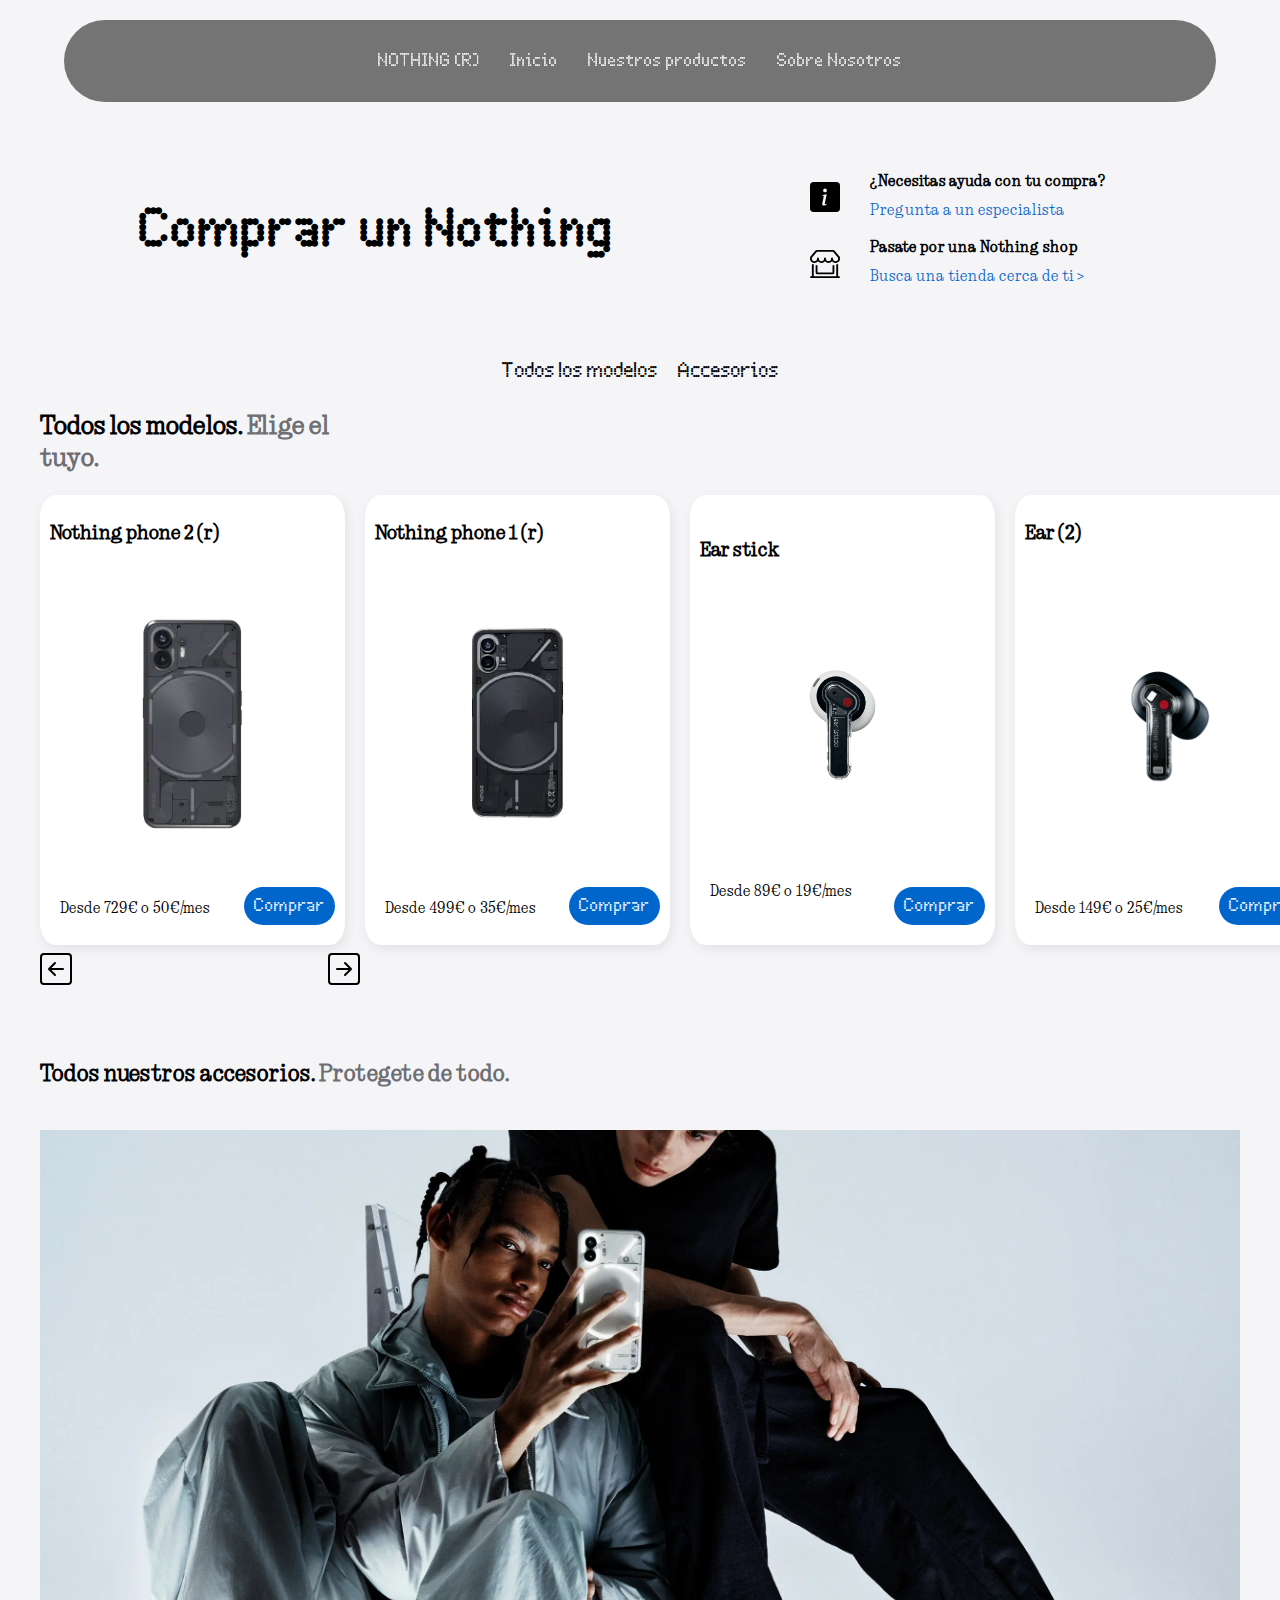
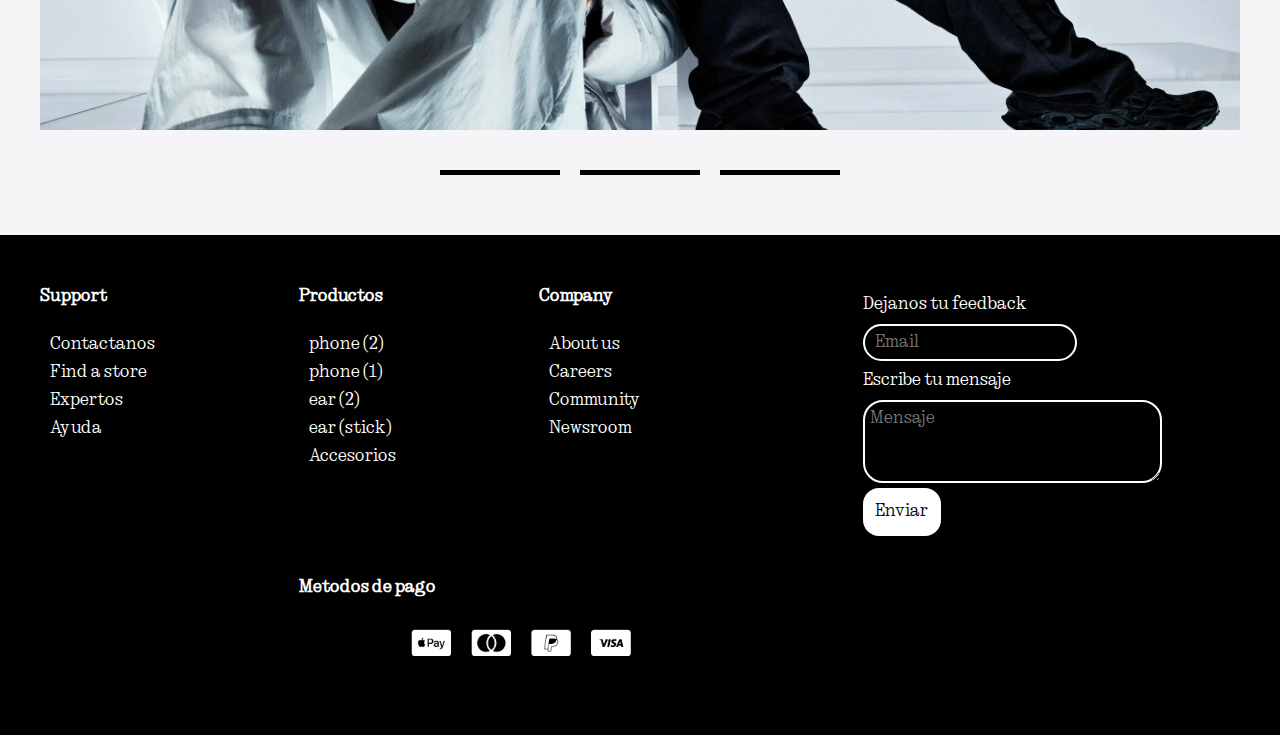
<file: productos.html>
<!--
Descripción: Este archivo HTML contiene la página "nuestros productos" de la web.
La estructura general se divide en estos bloques:
- Header o encabezado
- Main principal
    - main wrapped (bloque 1 de contenido)
        - wrapped guía
    - main productos (bloque 2 de contenido)
        - productos del carrousel
        - botones de navegación
    - main accesorios (bloque 3 de contenido)
- footer o pie de página
-->

<!DOCTYPE html>
<html lang="en">

<head>
    <meta charset="UTF-8">
    <meta name="viewport" content="width=device-width, initial-scale=1.0">
    <title>Los productos de Nothing</title>
    <link rel="stylesheet" href="css/productos.css">
    <script src="js/productos.js" defer></script>
</head>

<body>
    <!--
    Sección Header o encabezado
    Descripción: aqui nos encontramos la cabecera de nuestra web que muestra 3 bloques:
        - 1º bloque: logotipo
            - Logotipo de la web y H1
        - 2º bloque: botones
            - boton 1
            - boton 2
            - boton 3 menu desplegable (este es el unico boton con funciones, los demás están hechos como idea a futuro)
        - 3º bloque: navegación de la web
            - Inicio de la web
            - Nuestros productos
            - About us
-->

    <header class="header">
    <!-- 1º bloque -->
    <h1 class="header__h1">
        <a href="index.html" class="header__a" title="Logotipo de Nothing">NOTHING (R)</a>
    </h1>
    <!-- Logotipo de web y H1 -->

    <!-- 2º bloque: botones -->
    <div class="header__div">
        <span>
            <svg  class="header__svg carrito" xmlns="http://www.w3.org/2000/svg" width="16" height="16" fill="currentColor"  viewBox="0 0 16 16">
                <path d="M11.354 6.354a.5.5 0 0 0-.708-.708L8 8.293 6.854 7.146a.5.5 0 1 0-.708.708l1.5 1.5a.5.5 0 0 0 .708 0l3-3z"/>
                <path d="M.5 1a.5.5 0 0 0 0 1h1.11l.401 1.607 1.498 7.985A.5.5 0 0 0 4 12h1a2 2 0 1 0 0 4 2 2 0 0 0 0-4h7a2 2 0 1 0 0 4 2 2 0 0 0 0-4h1a.5.5 0 0 0 .491-.408l1.5-8A.5.5 0 0 0 14.5 3H2.89l-.405-1.621A.5.5 0 0 0 2 1zm3.915 10L3.102 4h10.796l-1.313 7h-8.17zM6 14a1 1 0 1 1-2 0 1 1 0 0 1 2 0m7 0a1 1 0 1 1-2 0 1 1 0 0 1 2 0"/>
            </svg>
        </span>
        <!-- Boton svg carrito -->
        <span>
            <svg  class="header__svg persona" xmlns="http://www.w3.org/2000/svg" width="16" height="16" fill="currentColor"  viewBox="0 0 16 16">
                <path d="M11 6a3 3 0 1 1-6 0 3 3 0 0 1 6 0"/>
                <path fill-rule="evenodd" d="M0 8a8 8 0 1 1 16 0A8 8 0 0 1 0 8m8-7a7 7 0 0 0-5.468 11.37C3.242 11.226 4.805 10 8 10s4.757 1.225 5.468 2.37A7 7 0 0 0 8 1"/>
            </svg>
        </span>
        <!-- Boton svg persona -->
        <span>
            <button class="header__btn">
            <svg class="header__svg menu" xmlns="http://www.w3.org/2000/svg" width="16" height="16" fill="currentColor"  viewBox="0 0 16 16">
                <path d="M1.5 0A1.5 1.5 0 0 0 0 1.5v2A1.5 1.5 0 0 0 1.5 5h8A1.5 1.5 0 0 0 11 3.5v-2A1.5 1.5 0 0 0 9.5 0zm5.927 2.427A.25.25 0 0 1 7.604 2h.792a.25.25 0 0 1 .177.427l-.396.396a.25.25 0 0 1-.354 0zM0 8a2 2 0 0 1 2-2h12a2 2 0 0 1 2 2v5a2 2 0 0 1-2 2H2a2 2 0 0 1-2-2zm1 3v2a1 1 0 0 0 1 1h12a1 1 0 0 0 1-1v-2zm14-1V8a1 1 0 0 0-1-1H2a1 1 0 0 0-1 1v2zM2 8.5a.5.5 0 0 1 .5-.5h9a.5.5 0 0 1 0 1h-9a.5.5 0 0 1-.5-.5m0 4a.5.5 0 0 1 .5-.5h6a.5.5 0 0 1 0 1h-6a.5.5 0 0 1-.5-.5"/>
              </svg>
            </button>
        </span>
        <!-- Boton svg menu desplegable -->
    </div>

    <!-- 3º bloque: Navegación de la web-->
    <nav class="header__nav ">
        <ul class="header__ul">
            <li class="header__li">
                <a href="index.html" title="La página de inicio NOTHING">Inicio</a>
            </li>
            <!-- Página home -->
            <li class="header__li">
                <a href="productos.html" title="la página del catalogo NOTHING">Nuestros productos</a>
            </li>
            <!-- Página nuestros productos -->
            <li class="header__li">
                <a href="conocenos.html" title="Conoce más sobre NOTHING">Sobre Nosotros</a>
            </li>
            <!-- Página conocenos -->
        </ul>
    </nav>
    </header>
    <!-- 
        Sección Main
        Descripción: aquí nos encontramos el grueso de nuestra web que se compone de un apartado principal visual y dos carrouseles. Se divide en:
        - 1º bloque: main wrapped
        - 2º bloque: main productos (carrousel de productos)
        - 3º bloque: main accesorios (carrousel de accesorios)
            
            
     -->
    <main class="main">
        <!-- 
            Bloque 1 main wrapped.
            Descripción: se expone un texto descriptivo de la web y un apartado de ayuda.
                - apartado principal con información sobre donde estamos
                    - Texto sin semantica
                    - Apartado de ayuda en compra
                        - Contacto con un especialista
                        - Encuentra tu tienda más cercana
                - Navegación por carrouseles
        -->
        <div class="main__wrapped">
            <!-- Sección de información sobre la web y ayuda en decisión de compra -->
            <div class="wrapped__div">
                <!-- Texto para saber que web estamos-->
                <span class="wrapped__span">Comprar un Nothing</span>
               
                <!-- Comienza apartado de ayuda en compra -->
                <div class="wrapped__help">
                    <!-- Se divide en:
                        - logo
                        - contenido de ayuda
                    -->
                    <div class="help__specialist">

                        <svg class="specialist__svg" xmlns="http://www.w3.org/2000/svg" width="16" height="16"
                            fill="currentColor" viewBox="0 0 16 16">
                            <path
                                d="M0 2a2 2 0 0 1 2-2h12a2 2 0 0 1 2 2v12a2 2 0 0 1-2 2H2a2 2 0 0 1-2-2zm8.93 4.588-2.29.287-.082.38.45.083c.294.07.352.176.288.469l-.738 3.468c-.194.897.105 1.319.808 1.319.545 0 1.178-.252 1.465-.598l.088-.416c-.2.176-.492.246-.686.246-.275 0-.375-.193-.304-.533zM8 5.5a1 1 0 1 0 0-2 1 1 0 0 0 0 2" />
                        </svg>

                        <div class="specialist__div">
                            <p class="specialist__p">¿Necesitas ayuda con tu compra?</p>
                            <a href="https://ie.nothing.tech/pages/contact-support" target="_blank" title="Soporte técnico de apple" rel="noreferrer" ><p class="specialist__p pregunta">Pregunta a un especialista</p></a>
                        </div>

                    </div>
                    <!-- Finaliza la sección de ayuda con especialista -->

                    <!-- Comienza la sección de ayuda con tiendas -->
                    <div class="help__shop">
                        <svg class="shop__svg" xmlns="http://www.w3.org/2000/svg" width="16" height="16"
                            fill="currentColor" viewBox="0 0 16 16">
                            <path
                                d="M2.97 1.35A1 1 0 0 1 3.73 1h8.54a1 1 0 0 1 .76.35l2.609 3.044A1.5 1.5 0 0 1 16 5.37v.255a2.375 2.375 0 0 1-4.25 1.458A2.37 2.37 0 0 1 9.875 8 2.37 2.37 0 0 1 8 7.083 2.37 2.37 0 0 1 6.125 8a2.37 2.37 0 0 1-1.875-.917A2.375 2.375 0 0 1 0 5.625V5.37a1.5 1.5 0 0 1 .361-.976zm1.78 4.275a1.375 1.375 0 0 0 2.75 0 .5.5 0 0 1 1 0 1.375 1.375 0 0 0 2.75 0 .5.5 0 0 1 1 0 1.375 1.375 0 1 0 2.75 0V5.37a.5.5 0 0 0-.12-.325L12.27 2H3.73L1.12 5.045A.5.5 0 0 0 1 5.37v.255a1.375 1.375 0 0 0 2.75 0 .5.5 0 0 1 1 0M1.5 8.5A.5.5 0 0 1 2 9v6h12V9a.5.5 0 0 1 1 0v6h.5a.5.5 0 0 1 0 1H.5a.5.5 0 0 1 0-1H1V9a.5.5 0 0 1 .5-.5m2 .5a.5.5 0 0 1 .5.5V13h8V9.5a.5.5 0 0 1 1 0V13a1 1 0 0 1-1 1H4a1 1 0 0 1-1-1V9.5a.5.5 0 0 1 .5-.5" />
                        </svg>
                        <div class="shop__div">
                            <p class="shop__p">Pasate por una Nothing shop</p>
                            <a href="https://ie.nothing.tech/pages/store-locator" target="_blank" title="Donde están las tiendas de NOTHING" rel="noreferrer" ><p class="shop__p pregunta">Busca una tienda cerca de ti ></p></a>
                        </div>
                    </div>
                    <!-- Finaliza sección de ayuda con tiendas -->
                </div>
            </div>
            <!-- Navegación por carrouseles de la web -->
            <div class="wrapped__guía">
                <nav class="guia__nav">
                    <ul class="nav__ul">
                        <li class="nav__li"><button class="btn__modelos">Todos los modelos</button></li>
                        <li class="nav__li"><button class="btn__accesorios">Accesorios</button></li>
                    </ul>
                </nav>
            </div>
        </div>

        <!-- 
            Bloque 2 main productos
            Descripción: se expone un carrousel de los diferentes productos que actualmente vende Nothing. Se estructura en:
                - Titulo de sección
                - carrousel
                    - sección "Nothing phone 2" de carrousel
                    - sección "Nothing phone 1" de carrousel
                    - sección "ear stick" de carrousel
                    - sección "ear 2" de carrousel
                - botón flecha next
                - botón flecha left
         -->
        <div class="main__productos">
            <div class="productos__carrousel">
                <!-- Título del carrousel -->
                <h2 class="carrousel__h2">Todos los modelos. <span class="h2__span">Elige el tuyo.</span></h2>
                <!-- Carrousel -->
                <div class="carrousel__div">
                    <!-- Sección "Nothing phone 2" de carrousel -->
                    <div class="carrousel__each">
                        <span class="each__span">Nothing phone 2 (r)</span>
                        <img class="each__img" src="assets/prueba.webp" alt="Una imagen del NOTHING PHONE 2 por detrás" loading="lazy">
                        <span class="each__info"><a href="#">Conocelo más</a></span>
                        <span class="each__precio">Desde 729€ o 50€/mes</span>
                        <a class="each__btn" href="https://ie.nothing.tech/products/phone-2" target="_blank" title="comprar el Nothing phone 2" rel="noreferrer" >Comprar</a>
                    </div>
                    <!-- sección "Nothing phone 1" de carrousel -->
                    <div class="carrousel__each">
                        <span class="each__span">Nothing phone 1 (r)</span>
                        <img class="each__img n2" src="assets/primero.webp" alt="Una imagen del NOTHING PHONE 1 por detrás " loading="lazy">
                        <span class="each__info"><a href="#">Conocelo más</a></span>
                        <span class="each__precio">Desde 499€ o 35€/mes</span>
                        <a class="each__btn" href="https://ie.nothing.tech/products/phone-1" target="_blank" rel="noreferrer" title="comprar el Nothing phone 1">Comprar</a>
                    </div>
                    <!-- sección "ear stick" de carrousel -->
                    <div class="carrousel__each">
                        <span class="each__span">Ear stick</span>
                        <img class="each__img ear" src="assets/earstik.webp" alt="Una imagen de los ear stick" loading="lazy">
                        <span class="each__info"><a href="#">Conocelo más</a></span>
                        <span class="each__precio">Desde 89€ o 19€/mes</span>
                        <a class="each__btn" href="https://ie.nothing.tech/products/ear-stick" target="_blank" rel="noreferrer" title="Comprar los ear stick">Comprar</a>
                    </div>
                    <!-- sección "ear 2" de carrousel -->
                    <div class="carrousel__each">
                        <span class="each__span">Ear (2)</span>
                        <img class="each__img ear2" src="assets/ear.webp" alt="Una imagen de los ear 2" loading="lazy">
                        <span class="each__info"><a href="#">Conocelo más</a></span>
                        <span class="each__precio">Desde 149€ o 25€/mes</span>
                        <a class="each__btn" href="https://ie.nothing.tech/products/ear-2" target="_blank" title="Compra ya los ear 2" rel="noreferrer" >Comprar</a>
                    </div>

                </div>
                <!-- Boton para girar el carrousel hacia la derecha -->
                <button class="flecha__next">
                    <svg class="next__svg" xmlns="http://www.w3.org/2000/svg" width="32" height="32" fill="currentColor"  viewBox="0 0 16 16">
                        <path fill-rule="evenodd" d="M15 2a1 1 0 0 0-1-1H2a1 1 0 0 0-1 1v12a1 1 0 0 0 1 1h12a1 1 0 0 0 1-1zM0 2a2 2 0 0 1 2-2h12a2 2 0 0 1 2 2v12a2 2 0 0 1-2 2H2a2 2 0 0 1-2-2zm4.5 5.5a.5.5 0 0 0 0 1h5.793l-2.147 2.146a.5.5 0 0 0 .708.708l3-3a.5.5 0 0 0 0-.708l-3-3a.5.5 0 1 0-.708.708L10.293 7.5z"/>
                      </svg>
                </button>
                <!-- Boton para girar el carrousel hacia la izquierda -->
                <button class="flecha__previous">
                    <svg class="previous__svg"  xmlns="http://www.w3.org/2000/svg" width="32" height="32" fill="currentColor" viewBox="0 0 16 16">
                        <path fill-rule="evenodd" d="M15 2a1 1 0 0 0-1-1H2a1 1 0 0 0-1 1v12a1 1 0 0 0 1 1h12a1 1 0 0 0 1-1zM0 2a2 2 0 0 1 2-2h12a2 2 0 0 1 2 2v12a2 2 0 0 1-2 2H2a2 2 0 0 1-2-2zm11.5 5.5a.5.5 0 0 1 0 1H5.707l2.147 2.146a.5.5 0 0 1-.708.708l-3-3a.5.5 0 0 1 0-.708l3-3a.5.5 0 1 1 .708.708L5.707 7.5z"/>
                        </svg>
                </button>

            </div>
        </div>

        <!-- 
            Bloque 3 main accesorios
            Descripción: se expone un carrousel con 3 fotos que en un futuro se pueden cambiar por fotos de accesorios de nothing (no he encontrado ninguna). Se estructura en:
                - Título de sección
                - Carrousel de accesorios
                - Navegación por el carrousel
        -->
        <div class="main__accesorios">
            <!-- Título del carrousel -->
            <h2 class="accesorios__h2">Todos nuestros accesorios. <span class="accesorios__span">Protegete de todo.</span></h2>
            <!-- Contenido del carrousel grande con 3 imagenes -->
            <div class="carrousel__accesorios">
                <div class="accesorios__grande">
                    <img class="accesorios__img" src="assets/primeracarrousel.webp" alt="una imagen de dos chicos con el Nothing phone blanco sacando una foto" loading="lazy">
                    <img class="accesorios__img" src="assets/segundacarrousel.webp" alt="una imagen del nothing phone 2 con la interfaz glyph sobre una mesa" loading="lazy">
                    <img class="accesorios__img" src="assets/terceracarrousel.webp" alt="una imagen del nothing phone 2 con un pulpo" loading="lazy">
                </div>
            </div>
            <!-- Botones de navegación a tráves del carrousel -->
            <ul class="puntos__ul">
                <li class="punto__li"><button class="punto__btn"></button></li>
                <li class="punto__li"><button class="punto__btn"></button></li>
                <li class="punto__li"><button class="punto__btn"></button></li>
            </ul>
        </div>
    </main>

    <!-- 
        Sección footer o pie de página
        Descripción: Mostramos diferentes apartados para que de un vistazo el cliente pueda navegar por nuestra web haciendo click. La mayoria son enlaces externos anclados a la web oficial de Nothing.
        Dividimos el footer en varias tématicas cada uno con su titulo y sus enlaces correspondientes:
            - Productos
            - Company
            - Support
            - Email
            - Pago

     -->
     <footer class="footer">
        <!-- Comienzo del apartado productos -->
        <div class="product">
            <!-- Título de productos -->
            <h2 class="product__h2">Productos</h2>
            <!-- Lista desordenada de diferentes productos con sus respectivos enlaces -->
            <ul class="product__ul">
                <li class="product__li"><a href="https://ie.nothing.tech/pages/phone-2" target="_blank" title="Nothing phone 2" rel="noreferrer" >phone (2)</a></li>
                <li class="product__li"><a href="https://ie.nothing.tech/pages/phone-1" target="_blank" title="Nothing phone 1" rel="noreferrer" >phone (1)</a></li>
                <li class="product__li"><a href="https://ie.nothing.tech/products/ear-2" target="_blank" title="ear 2" rel="noreferrer" >ear (2)</a></li>
                <li class="product__li"><a href="https://ie.nothing.tech/products/ear-stick" target="_blank" title="ear stick" rel="noreferrer" >ear (stick)</a></li>
                <li class="product__li"><a href="https://ie.nothing.tech/pages/store" target="_blank" title="accesorios" rel="noreferrer" >Accesorios</a></li>
            </ul>
        </div>
        <!-- Comienzo del apartado Company -->
        <div class="company">
            <!-- Título de Company -->
            <h2 class="company__h2">Company</h2>
            <!-- Lista desordenada de diferentes apartados de la compañia con sus enlaces al html de conocenos -->
            <ul class="company__ul">
                <li class="company__li"><a href="conocenos.html" title="Sobre nosotros Nothing">About us</a></li>
                <li class="company__li"><a href="conocenos.html" title="Forma parte de nosotros">Careers</a></li>
                <li class="company__li"><a href="conocenos.html" title="nuestra comunidad">Community</a></li>
                <li class="company__li"><a href="conocenos.html" title="nuestras noticias">Newsroom</a></li>
            </ul>
        </div>
        <!-- Comienzo del apartado Soporte -->
        <div class="support">
            <!-- Título de Soporte -->
            <h2 class="support__h2">Support</h2>
            <!-- Lista desordenada de diferentes apartados de soporte con sus enlaces a la web soporte de Nothing oficial -->
            <ul class="support__ul">
                <li class="support__li"><a href="https://ie.nothing.tech/pages/support-centre" target="_blank" title="contact con nosotros" rel="noreferrer" >Contactanos</a></li>
                <li class="support__li"><a href="https://ie.nothing.tech/pages/support-centre" target="_blank" title="encuentra una tienda" rel="noreferrer" >Find a store</a></li>
                <li class="support__li"><a href="https://ie.nothing.tech/pages/support-centre" target="_blank" title="nuestros expertos te ayudan" rel="noreferrer" >Expertos</a></li>
                <li class="support__li"><a href="https://ie.nothing.tech/pages/support-centre" target="_blank" title="Te ofrecemos ayuda" rel="noreferrer" >Ayuda</a></li>
            </ul>
        </div>
        <!-- Comienzo del apartado email
         Se divide en 3 subapartados:
                - Dejanos tu feedback  + espacio para rellenar tu email
                - Escribe tu mensaje + espacio para rellenar tu mensaje
                - Input de tipo submit para enviar el formulario -->
        <div class="email">
        <!-- Se le ha añadido el boton action # para que no se pueda enviar información ya que no tenemos back-end -->
        <form action="#" class="email__forms" method="get">
            <label class="email__form" for="email">Dejanos tu feedback</label>
            <input class="email__input" id="email" type="email" name="email" placeholder="Email">
            <!-- Se le añade el placeholder "email" para que sepan donde escribir el email -->

            <label class="form__mensaje" for="message">Escribe tu mensaje</label>
            <textarea class="button__mensaje" id="message" name="message" cols="30" rows="3" placeholder="Mensaje"></textarea>
            <!-- Se le añade el placeholder "mensaje" para que sepan donde escribir el mensaje -->

            <input class="email__submit" type="submit" value="Enviar">
        </form>
        </div>
        <!-- Comienzo del apartado Pago -->
        <div class="pago">
            <!-- Título del apartado pago -->
            <h2 class="pago__h2">Metodos de pago</h2>
            <!-- Lista desordenada con 4 imagenes de tarjetas aceptadas -->
            <ul class="pago__ul">
                <li class="pago__li"><img src="assets/applepay.webp" alt="tarjeta applepay" loading="lazy"></li>
                <li class="pago__li"><img src="assets/mastercard.webp" alt="tarjeta mastercard" loading="lazy"></li>
                <li class="pago__li"><img src="assets/paypal.webp" alt="tarjeta paypal" loading="lazy"></li>
                <li class="pago__li"><img src="assets/visa.webp" alt="tarjeta visa" loading="lazy"></li>


            </ul>
        </div>
    </footer>
</body>

</html>
</file>
<file: css/index.css>
/* --------------------------------------
index.css
- Reset / Normalizar
- Header
- Main
- Footer
- Responsive
----------------------------------------- */



/* --------- Reset ------- */

@font-face {
    font-family: Nothing;
    src: url(../font/nothing-font-5x7.ttf);
}
@font-face {
    font-family: Ntype82;
    src: url(../font/NType82-Regular.ttf);
}

@charset "UTF-8";

* {
  margin: 0;
  padding: 0;
  border: 0;
  -webkit-box-sizing: border-box;
          box-sizing: border-box;
  vertical-align: baseline;
}

/* Evitamos problemas con las imagenes */
img, picture, video, iframe, figure {
  max-width: 100%;
  width: 100%;
  display: block;

}

/* Reseteamos los enlaces para funcionar como cajas... */
a {
  display: block;
  text-decoration: none;
  color: inherit;
  font-size: inherit;
}

/* ... excepto los que se encuentran en párrafos */
p a {
  display: inline;
}

/* Quitamos los puntos de los <li> */
li {
  list-style-type: none;
}

/* Configuramos anclas suaves */
html {
  scroll-behavior: smooth;
}

/* Desactivamos estilos por defecto de las principales etiquetas de texto */
h1, h2, h3, h4, h5, h6, p, span, a, strong, blockquote, i, b, u, em {
  font-size: 1em;
  font-weight: inherit;
  font-style: inherit;
  text-decoration: none;
  color: inherit;
}

/* Evitamos problemas con los pseudoelementos de quotes */
blockquote:before, blockquote:after, q:before, q:after {
  content: "";
  content: none;
}

/* Configuramos el texto que seleccionamos */
::-moz-selection {
  background-color: var(--negro);
  color: var(--blanco);
}
::selection {
  background-color: var(--negro);
  color: var(--blanco);
}

/* Nivelamos problemas de tipografías y colocación de formularios */
form, input, textarea, select, button, label {
  font-family: inherit;
  font-size: inherit;
  -webkit-hyphens: auto;
      -ms-hyphens: auto;
          hyphens: auto;
  background-color: transparent;
  color: inherit;
  display: block;
  /* opcional */
  -webkit-appearance: none;
     -moz-appearance: none;
          appearance: none;
}

/* Reseteamos las tablas */
table, tr, td {
  border-collapse: collapse;
  border-spacing: 0;
}

/* Evitamos problemas con los SVG */
svg {
  width: 100%;
  display: block;
  fill: currentColor;
}

/* (Probándolo, no usar en producción) En el caso de añadir una  */
/* p svg{
  display: inline;
  width: initial;
} */
/* Configuramos la tipografía para toda la web */
body {
  min-height: 100vh;
  font-size: 100%;
  font-family: Helvetica, Arial, sans-serif;
  color: var(--negro);
  /* opcional */
  -webkit-hyphens: auto;
      -ms-hyphens: auto;
          hyphens: auto;
  /* opcional */
  font-smooth: always;
  /* opcional */
  -webkit-font-smoothing: antialiased;
  /* opcional */
  -moz-osx-font-smoothing: grayscale;

  background-color: #04253A;
    /* Establecemos una imagen fija de fondo para la web */
    background-image: url(../assets/visax.webp);
    /* No quiero que se repita */
    background-repeat: no-repeat;
    /* Quiero que se fije desde arriba */
    background-position: top;
    /* Quiero que cubra todo */
    background-size: cover;
    /* Quiero que se fije en el scroll */
    background-attachment: fixed;
}
/* ----------- Reset ----------------- */



/* -------------- Header ----------- */
/* Descripción: el header de la página web 
    Estructura:
    - H1
    - Botones de menu
    - Menu desplegable
 */

.header {
    padding: 2rem;
    backdrop-filter: blur(2rem); /* Con esto conseguimos darle un efecto difuminado a todo el header */
    background: rgba(0,0,0,.5254901961);  /* establecemos un color semitransparente */ 
    width: 90%;
    color: white;
    border-radius: 10rem;

    top: 1.25rem; 
    left: calc(50% - (90% / 2));
    position: fixed;
    z-index: 2; /* le ponemos 2 para que se superponga por encima de los demás elementos */

    display: flex;
    flex-flow: row nowrap;
    justify-content: center;
    align-items: center;
    gap: 1.875rem;
    

    font-family: Nothing;

    animation: cabecera 1.4s linear 1; /* animación para hacer el efecto que hace de arriba a abajo */
}
@keyframes cabecera {
    from {

            transform: translateY(-100%); /* Queremos que vaya desde un poco por encima de la web */

    }
    to {

            transform: translateY(0%); /* Hasta su posición original */
    }
}
.header__h1 {
    /* background-color: aqua; */
}
.header__a {
   
}
/* Aqui termina el H1 y algunos valores del header */


.header__div {
    /* background-color: aqua; */
    display: none;
    flex-flow: row nowrap;
    justify-content: center;
    align-self: center;

    gap: 1.25rem;
}

.header__svg {
    /* background-color: brown; */
    width: 1.25rem;
    height: 1.25rem;
}
.header__svg.carrito {}
.header__svg.persona {}
.header__svg.menu {}
.header__btn {
    cursor: pointer;
}
/* Aqui acaban los botones de menu */
.header__nav {
    
}
.header__ul {
    display: flex;
    flex-flow: row nowrap;
    justify-content: center;
    align-items: center;
    gap: 1.875rem;
}
.header__li {
    
}
/* Aqui acaba el menu desplegable */

/* ------------- Header ------------ */


/*----------------------- Main --------------------- */
/* 
Descripción: es la parte principal de la página web
Estructura: 
    - Bloque de carga
    - Main video
    - Main np
    - Main np segunda
*/


.main{
    position: relative;
}

                    /* --------------- Bloque de carga ----------------- */
                        /* Descripcion: se utiliza para hacer una animación al tocar el boton. Aparece solo al cargar la página
                         Estructura:
                         - loading
                         - loading__btn
                         - btn__span

                         - color
                         - up
                         - now
                         
                        */
                    
.loading {
    width: 100%; 
    height: 100vh; /* Quiero que ocupe un 100% de la ventana vertical */
    background-color: white;
    position: absolute; /* Para que se superponga a las demás etiquetas */
    z-index: 2;

    transition: all 6s ease;
}
.loading__btn {
    background-color: black;
    color: white;
    
    padding: 2rem;
    border-radius: 4rem;
    
    width: 16.25rem;
    min-height: 1.25rem;
    position: absolute;
    top: calc( 50% - (1.25rem / 2));  /* Para posicionarlo verticalmente en medio */
    left: calc(50% - (16.25rem / 2)); /* Para posicionarlo horizontalmente en medio */
    
    transition: all 5s ease;
    
}
.btn__span {

}
/* Estos son las propiedades que se añaden a loading y loading__btn cuando hacemos click en el boton a través de javascript */
.color {
    color: black;
}
.up {
    transform: scale(20);
}
.now {
    opacity: 0;
} 

                    /* ----------------------- Bloque de carga ------------------------ */



                    /* ----------------------- main__video ---------------------------- */
                    /* 
                    Descripción: se encuentra el contenido principal así como el video promocional
                    Estructura:
                    - main__video
                        - video__video
                        - video__button
                    */

.main__video {
    background-color: black;
    min-height: 100vh; /* Quiero que ocupe el 100% de la venta vertical */

    position: relative;
}
.video__video {
    object-fit: cover;
    min-height: 100vh;
}
/* Para hacer la animación del boton, he utilizado una forma de elipse */
.video__button::before {
    content: "";
    display: block;

    width: 15rem;
    height: 5.625rem;
    background-color: black;
    border-radius: 50%;

    position: absolute;
    top: 100%; /* Quiero que este situada justo abajo del boton, y para eso le pongo a 100% de distancia de arriba del boton */
    z-index: -1; /* La he escondido detras del boton */
    
    transition: all 2s ease;
}
/* Cuando hago hover sobre el video__button, quiero que video__button::before se agrande 4 veces */
.video__button:hover::before {
    transform: scale(4);
}
.video__button {

    background-color: white;
    width: 12.5rem;
    min-height: 3.75rem;
    border-radius: 2rem;
    border: .1px solid black;
    cursor: pointer;

    /* Para ocultar todo lo de fuera del boton */
    overflow: hidden;
    /* Para posicionarlo por encima del video */
    position: absolute;
    left: calc(50% - (12.5rem / 2));
    top: 60%;
    z-index: 1;

    display: flex;
    flex-flow: row nowrap;
    justify-content: center;
    align-items: center;
    
    transition: all .6s ease;
}
/* Quiero que el color de las letras sean blancas cuando el boton es negro */
.video__button:hover {
    color: white;
}
                        /* ------------------------ main__video ----------------------- */



                        /* ------------------------ main__np --------------------------- */
                        /* 
                        Descripción: Esta es una sección de la web donde se enfoca en el nothing phone 2
                        Estructura: 
                        - main__section izquierda
                            - section__span main
                            - section__h2
                            - section__img np
                        - main__section derecha
                            - derecha__span
                            - derecha__h2
                            - derecha__p
                        */


/* le quito la altura de la cabecera para que se me quede ocupando la primera pagina principal (90 = 50altura + 40padding) */
.main__np {
    /* background-color: #04253A; */
    min-height: calc( 100vh - 90px );
    width: 100%;
    margin-top: 40px;

    display: flex;
    flex-flow: row nowrap;
    justify-content: space-around;
    align-items: center;

}

.main__section.izquierda {
    width: 60%;
    background-color: black;
    max-height: 40.625rem;
    position: relative;
    border-radius: 2rem;

    display: flex;
    flex-flow: row nowrap;
    justify-content: center;
    align-items: center;   
    
    overflow: hidden;

}
.main__section {
    transition: all 1s ease;
}
.main__section:hover {
    transform: scale(1.03);
}
.section__span.main {
    
    width: 10%;
    min-height: 80%;
    
    
    /* Quiero fijarlo arriba a la izquierda */
    position: absolute;
    top: 0;
    left: 0;
    
    font-family: 'nothing';
    font-size: 5.625rem;
    color: white;
/* esta propiedad la he sacado de su pagina web analizando como lo tenian ellos dispuesto y luego me he documentado en mozzilla (documentación oficial) */
/* Sirve para poner la etiqueta en posición horizontal */
    writing-mode: vertical-rl;
    
    animation: siempre 10s linear infinite; /* le ponemos el valor infinite para que no se acabe */
}

@keyframes siempre {
    from {
        transform: translatey(-40%);  /* Quiero que gire constantemente desde el -40% de su posicion original en el eje y */
    }
    to {
        transform: translatey(140%); /* Quiero que gire constantemente hasta el +140% de su posición original en el eje y */
    }
}
.section__h2 {

    width: 70%;
    min-height: 2.5rem;
    /* background-color: red; */

    font-family: 'nothing';    
    font-size: 2.5rem;
    text-align: center;
    line-height: 1.4;
    color: white;

    position: absolute;

    left: calc( (100% - 70%) / 2 );
    
    top: 5rem;

}
.section__img.np {
    margin-top: 11.25rem;
    width: 31.25rem;
    height: 31.25rem;

    object-fit: cover;

    transition: all .7s ease;
}
.section__img.np:hover {
    transform: scale(1.1);
}

.main__section.derecha {
    width: 30%;
    background-color: #45776F;
    min-height: 40.625rem;
    border-radius: 2rem;

    display: flex;
    flex-flow: column;
    justify-content: flex-end;
    align-items: center;

    overflow: hidden;

    padding: 0px 1rem;

    gap: 2rem;

    font-family: 'ntype82';
}

.derecha__span {
    /* background-color: aqua; */
    width: 100%;
    text-align: center;
    
}
.derecha__h2 {
    /* background-color: aqua; */
    width: 100%;
    font-size: 3.125rem;

}
.derecha__p {
    width: 100%;
    /* background-color: aqua; */
    line-height: 1.875rem;
}
.derecha__button {
    border: .125rem solid black;
    border-radius: 1.5rem;
    padding: .5rem 6.25rem;
    min-width: 7.5rem;
    background: #04253A;
    margin-bottom: 2rem;

    color: white;

    position: relative;

    overflow: hidden;

    display: block;

    transition: all 0.3s linear;
}
.derecha__button:hover {
    transform: scale(1.1);
    color: black;
    border: .125rem solid black;
}
/* He hecho una elipse y la he colocado en el centro del boton pero por detras */
.derecha__button::after {
    content: "";
    display: block;

    position: absolute;
    
    border-radius: 3.125rem;
    background: #C6BF88;

    padding: 1rem 12.5rem;

    left: -5%;
    right: -5%;
    top: 0;
    bottom: 0;

    transform: scale(0.1);

    transition: all 0.2s ease;

    z-index: -1;

    opacity: 0;

}
/* Cuando hacemos hover sobre el derecha__button, a derecha__button::after se le añaden esas propiedades */
.derecha__button:hover::after {
    transition: all 0.4s ease;
    transform: scale(1.1);
    opacity: 1;
}

                        /* ------------------------- main__np ------------------------ */

                        /* ---------------------- main__np segundo ------------------- */
                        /* 
                        Descripción: la sección segunda del main donde se encuentran las colaboraciones
                        Estructura:
                            - main__section izquierda
                                - section__span main
                                - section__h2
                                - section__img np
                            - main__section derecha
                                - derecha__span
                                - derecha__h2
                                - derecha__p

                                (solo he tocado algunos peuqueños ajustes)
                        */

 .main__np.segundo {
    margin-top: 1.25rem;
 }
 .section__span.segundo {
    animation: none;
 }
 .section__img.segunda {
    width: 100%;
    object-fit: cover;
    
 }
 .main__section.izquierda.segunda {
    min-height: 40.625rem;
 }

 .main__section.derecha.segunda {
    padding: 0px 1rem;
 }
                        /* ---------------------- Main__np segundo ----------------- */

/*---------------------- Main ----------------- */


/* ------------------- Footer ----------------- */
/* 
Descripción: es el footer de la web o pie de página 
Estructura:
 - bloque 1: mapa
 - bloque 2: contacto
 - bloque 3: rrss
*/



.footer {
    /* background-color: #04253A; */
    min-height: 30rem;

    display: flex;
    flex-flow: row nowrap;
    justify-content: space-around;
    align-items: center;

    position: relative;
    
}
                        /* --------------------- Mapa ----------------------------- */
                        /* 
                        Descripción: Es un iframe de google maps
                        Estructura:
                        - footer__mapa
                        - mapa__iframe
                        */

.footer__mapa {
    /* background-color: red; */
    width: 45%;
    border-radius: 2rem;
}
.mapa__iframe {
    border-radius: 2rem;
}
                    /* ------------------------ Mapa ---------------------------- */


                    /* ------------------------ Footer__contacto ---------------- */
                    /*
                    Descripción: Es un formulario de la web
                    Estructura:
                    - footer__contacto 
                        - contacto__form
                            - form__h2

                            - form__email
                            - button__email

                            - form__mensaje
                            - button__mensaje

                            - form div (privacidad)

                            - form__button
                    */
.footer__contacto {

    
    background-color: #C6BF88;
    width: 45%;
    min-height: 18.75rem;
    border-radius: 2rem;
    
    display: flex;
    flex-flow: column;
    justify-content: center;
    align-items: center;
}

.contacto__form {
    gap: .25rem;

    /* background-color: aqua; */
    display: flex;
    flex-flow: column;
    justify-content: center;
    align-items: flex-start;

    font-family: 'ntype82';
}
.form__h2 {
    font-family: "nothing";
    /* background-color: aliceblue; */
    width: 80%;
}

.form__email {
    font-family: "nothing";
    font-size: 1.25rem;
    margin-left: 1rem;
}
.button__email {
    font-family: "nothing";
    border: 1.7px solid black;
    padding: .7rem;
    border-radius: 1rem;
    transition: all 1s ease;
}
.button__email:hover {
    transform: scale(1.2);
}
.form__mensaje {
    font-family: "nothing";
    font-size: 1.25rem;
    margin-left: 1rem;
}

.button__mensaje {
    font-family: "nothing";
   padding: 0.3rem;
    border: 1.7px solid black;
    border-radius: 1rem;
}
.form__div {
    font-family: "nothing";
}
.form__button {
    font-family: "nothing";
    border-radius: 1rem;
    border: 2px solid black;
    padding: .7rem 3rem;
    cursor: pointer;

    background-color: #07263A;
}
                    /* -------------------------- footer__contacto --------------------- */


                    /* -------------------------- redes sociales ----------------------- */
                    /* 
                    Descripcion: son las redes sociales con enlaces
                    Estructura:
                    - footer__ul
                        - footer__li
                            - footer__svg
                    */
.footer__ul {
    /* background-color: red; */
    /* padding-bottom: 200px; */
    
    display: flex;
    flex-flow: row nowrap;
    justify-content: center;
    align-items: center;
    gap: 3.125rem;

    position: absolute;
    bottom: 0;
    z-index: 1;
}
.footer__li {
    /* background-color: gold; */

   
}
.footer__svg {
    width: 1.875rem;
    height: 1.875rem;
} 
.footer__svg.instagram {
    color: #C6BF88;
}
.footer__svg.twitter {color:#C6BF88;}
.footer__svg.wasap {color: #C6BF88;}

                    /* -------------------------- redes sociales ---------------------------- */


/*----------------- Footer------------------- */



/* ------------- Responsive ------------------ */
/* 
Descripción: es el modo responsive de la web. He seleccionado varios breakpoint para que se adapte a todos los dispositivos
Estructura:
 - responsive del header
 - responsive del main
 - responsive del footer
*/
                        /* ----------- Responsive del header ----------------- */
                        /* Descripción: es el responsive del header para un tamaño ancho de ventana de 800px */
@media (max-width:800px) {
    .header {
        padding: 1rem;
        flex-flow: row wrap;
        justify-content: space-between;
        align-items: center;
    }
    .header__div {
        display: flex;
    }
    .header__nav {
        transition: all .6s ease;
        padding: 1rem 0px;
        width: 100%;
        opacity: 0;
        overflow: hidden;
        border-radius: 2rem;
        backdrop-filter: blur(2rem);
        background: rgba(0, 0, 0, 0.721);
  
        display: flex;
        flex-flow: row nowrap;
        justify-content: center;
        align-items: center;
  
        position: fixed;
        top: 3.4375rem;
        left: 0;
  
        z-index: 2;
    }
    .header__ul {
        flex-flow: column;
        justify-content: center;
        align-items: center;
    }
    /* Esta clase se le añade a través de js a header__nav para que se muestre */
    .header__nav.active {
          width: 100%;
          opacity: 1;
          margin-top: 5px;
          backdrop-filter: blur(2rem);
          background: rgba(0, 0, 0, 0.721);
    }
}
                        /* ----------- Responsive del header ---------------- */





                        /* ------------ Responsive del main ------------------ */
                        /* 
                        Descripción: es el responsive del main para varios tamaños como 1047px , 850px , 820px , 420px
                        */
@media (max-width:850px) {
    .main__np{
        display: flex;
        flex-flow: column;
        justify-content: center;
        align-items: center;
    }
    .main__section.izquierda {
        width: 95%;
    }
    .section__h2 {
        font-size: 1.25rem;
    }
    .section__img {
        margin-top: 3.75rem;
        width: 31.25rem;
        height: 31.25rem;

        object-fit: scale-down;
    }
    .main__section.derecha {
        margin-top: 1.25rem;
        align-items: flex-start;
        width: 95%;
    }
    .derecha__button {
        margin-left: 2rem;

    }
}
@media (max-width:1047px) {
    .derecha__button {
        padding: 5px 3rem;

    }
    .derecha__button:hover {
        transform: scale(1.05);
    }
    .derecha__button::after {
        padding: 5px 3rem;
    }
}
@media (max-width:420px) {
    .form__h2 {
        margin-left: 20px;
    }
    .button__email {
        margin-left: 20px;
    }
    .button__mensaje {
        margin-left: 20px;
    }
    .form__div {
        margin-left: 20px;
    }
    .form__button {
        margin-left: 20px;
    }
}
@media (max-width: 820px) {
    .form__h2 {
        margin-left: 20px;
    }
    .button__email {
        margin-left: 20px;
    }
    .button__mensaje {
        margin-left: 20px;
    }
    .form__div {
        margin-left: 20px;
    }
    .form__button {
        margin-left: 20px;
    }
}
                        /* ----------- Responsive del main ------------------  */





                        /* -------------- Responsive del footer ------------- */

@media (max-width:800px) {
    .footer {
        display: flex; 
        flex-flow: column; 
        justify-content: center;
        align-items: center; 
        min-height: 800px;
        gap: 60px;
    }
    .footer__mapa { width: 95%;}
    .footer__contacto {width: 95%;}
}
                        /* -------------- Responsive del footer ---------------  */
                        
/* -------------------- Responsive --------------------- */
</file>
<file: css/conocenos.css>
/* --------------------------------------
conocenos.css
- Reset / Normalizar
- Header
- Main
- Footer
- Responsive
----------------------------------------- */

/* --------- Reset ------- */
@font-face {
  font-family: Nothing;
  src: url(../font/nothing-font-5x7.ttf);
}

@font-face {
  font-family: Ntype82;
  src: url(../font/NType82-Regular.ttf);
}

@charset "UTF-8";

* {
  margin: 0;
  padding: 0;
  border: 0;
  -webkit-box-sizing: border-box;
  box-sizing: border-box;
  vertical-align: baseline;
}

/* Evitamos problemas con las imagenes */
img,
picture,
video,
iframe,
figure {
  max-width: 100%;
  width: 100%;
  display: block;

}

/* Reseteamos los enlaces para funcionar como cajas... */
a {
  display: block;
  text-decoration: none;
  color: inherit;
  font-size: inherit;
}

/* ... excepto los que se encuentran en párrafos */
p a {
  display: inline;
}

/* Quitamos los puntos de los <li> */
li {
  list-style-type: none;
}

/* Configuramos anclas suaves */
html {
  scroll-behavior: smooth;
}

/* Desactivamos estilos por defecto de las principales etiquetas de texto */
h1,
h2,
h3,
h4,
h5,
h6,
p,
span,
a,
strong,
blockquote,
i,
b,
u,
em {
  font-size: 1em;
  font-weight: inherit;
  font-style: inherit;
  text-decoration: none;
  color: inherit;
}

/* Evitamos problemas con los pseudoelementos de quotes */
blockquote:before,
blockquote:after,
q:before,
q:after {
  content: "";
  content: none;
}

/* Configuramos el texto que seleccionamos */
::-moz-selection {
  background-color: var(--negro);
  color: var(--blanco);
}

::selection {
  background-color: var(--negro);
  color: var(--blanco);
}

/* Nivelamos problemas de tipografías y colocación de formularios */
form,
input,
textarea,
select,
button,
label {
  font-family: inherit;
  font-size: inherit;
  -webkit-hyphens: auto;
  -ms-hyphens: auto;
  hyphens: auto;
  background-color: transparent;
  color: inherit;
  display: block;
  /* opcional */
  -webkit-appearance: none;
  -moz-appearance: none;
  appearance: none;
}

/* Reseteamos las tablas */
table,
tr,
td {
  border-collapse: collapse;
  border-spacing: 0;
}

/* Evitamos problemas con los SVG */
svg {
  /* width: 100%; */
  display: block;
  fill: currentColor;
}

/* (Probándolo, no usar en producción) En el caso de añadir una  */
/* p svg{
  display: inline;
  width: initial;
  } */
/* Configuramos la tipografía para toda la web */
body {
  min-height: 100vh;
  font-size: 100%;
  font-family: Helvetica, Arial, sans-serif;
  color: var(--negro);
  /* opcional */
  -webkit-hyphens: auto;
  -ms-hyphens: auto;
  hyphens: auto;
  /* opcional */
  font-smooth: always;
  /* opcional */
  -webkit-font-smoothing: antialiased;
  /* opcional */
  -moz-osx-font-smoothing: grayscale;

  background-color: #F5F5F7;

  font-family: "Ntype82";

}

/* --------------- Reset ------------------  */




/* -------------- Header ----------- */
/* Descripción: el header de la página web 
    Estructura:
    - H1
    - Botones de menu
    - Menu desplegable
 */

.header {
  padding: 2rem;
  backdrop-filter: blur(2rem);
  /* Con esto conseguimos darle un efecto difuminado a todo el header */
  background: rgba(0, 0, 0, .5254901961);
  /* establecemos un color semitransparente */
  width: 90%;
  color: white;
  border-radius: 10rem;

  top: 1.25rem;
  left: calc(50% - (90% / 2));
  position: fixed;
  z-index: 1;
  /* le ponemos 1 para que se superponga por encima de los demás elementos */

  display: flex;
  flex-flow: row nowrap;
  justify-content: center;
  align-items: center;
  gap: 1.875rem;


  font-family: Nothing;

  animation: cabecera 1.4s linear 1;
  /* animación para hacer el efecto que hace de arriba a abajo */
}

@keyframes cabecera {
  from {

    transform: translateY(-100%);
    /* Queremos que vaya desde un poco por encima de la web */

  }

  to {

    transform: translateY(0%);
    /* Hasta su posición original */
  }
}

.header__h1 {
  /* background-color: aqua; */
}

.header__a {}

/* Aqui termina el H1 y algunos valores del header */


.header__div {
  /* background-color: aqua; */
  display: none;
  flex-flow: row nowrap;
  justify-content: center;
  align-self: center;

  gap: 1.25rem;
}

.header__svg {
  /* background-color: brown; */
  width: 1.25rem;
  height: 1.25rem;
}

.header__svg.carrito {}

.header__svg.persona {}

.header__svg.menu {}

.header__btn {
  cursor: pointer;
}

/* Aqui acaban los botones de menu */
.header__nav {}

.header__ul {
  display: flex;
  flex-flow: row nowrap;
  justify-content: center;
  align-items: center;
  gap: 1.875rem;
}

.header__li {}

/* Aqui acaba el menu desplegable */

/* ------------- Header ------------ */


/* -------------- Main ------------- */
/* Descripción: aqui se encuentran los estilos de la parte principal de la página web
Estructura:
- bloque 1: main first
- bloque 2: main firs reves (es igual que el anterior pero con un row al reves)
- bloque 3: main estadisticas
*/


.main {
  /* background-color: red; */
  margin-top: 7.5rem;
  min-height: 75rem;

  display: flex;
  flex-flow: column;
  justify-content: center;
  align-items: center;
  gap: 1.25rem;

  overflow: hidden;

}

/* ----------------- Bloque 1 - main first --------------*/
/* 
            Descripción: es el primer bloque del main donde se encuentra el contenido about us. Se divide en dos bloques
            principales: uno de contenido texto y otro puramente visual.
            Estructura:
            - Main first
              - first texto
                - texto h2
                - texto p
              - first media
            */
.main__first {
  background-color: black;
  min-height: 31.25rem;

  display: flex;
  flex-flow: row nowrap;
  justify-content: center;
  align-items: stretch;
  /* esta es la posición original de align items */

}

.first__texto {
  background-color: white;
  width: 50%;
  min-height: 100%;
  /* quiero que tenga una que ocupe TODA la altura minima del contendor principal*/

  display: flex;
  flex-flow: column;
  justify-content: center;
  align-items: flex-start;
  gap: 5rem;
}

.texto__h2 {
  /* background-color: antiquewhite; */
  margin-left: 2.5rem;

  font-family: "Nothing";
  font-size: 2em;
  /* font-weight: 600; */

}

.texto__p {
  /* background-color: antiquewhite; */
  width: 60%;
  margin-left: 2.5rem;

  font-size: 1.2em;

}

.first__media {
  background-color: black;
  width: 50%;
  min-height: 100%;
  /* Quiero que ocupe  toda la altura minima del contendor principal */

  transform: skewX(15deg) translateX(-10%);
  /* por defecto quiero que tenga estos valores, luego con js le modificamos los valores en función del ancho de la ventana */

  display: flex;
  flex-flow: row nowrap;
  justify-content: center;
  align-items: center;
}

.first__img {
  transform: skewX(-20deg);
  background-color: aliceblue;
  width: 70%;
}


/* ------------------- bloque 1 - main first -------------- */




/* -------------- bloque 2 - main first reves --------------- */
/* 
          Descripción: este es el bloque 2 que es el mismo que el de arriba pero con un reverse para invertir el ordén.
          Estructura:
          - main first reves
           - first texto reves
            - texto h2 reves
            - texto p reves
          - first media reves
            - first img reves (aqui le añadimos una imagen)
          */
.main__first.reves {
  display: flex;
  flex-flow: row-reverse;
  /* se le añade el reverse para que se invierta el orden */
}

.first__media.reves {
  transform: none;
  /* a diferencia del main first (normal) no quiero que tenga ningun efecto por defecto */
}

.first__texto.reves {
  align-items: flex-end;

}

.texto__h2.reves {
  margin-right: 2.5rem;
}

.texto__p.reves {
  margin-right: 2.5rem;
}

.first__img.reves {
  transform: none;
  width: 100%;
  height: 100%;
  object-fit: cover;
  /* quiero que cubra todo el div */
  object-position: top;
  /* quiero que se ajuste la posición de la foto desde arriba del contenedor */
}

/* -------------------- bloque 2 - main first reves ------------- */



/* -------------------- bloque 3 - estadisticas ----------------- */
/* 
          Descripción: en este bloque se tiene por objeto remarcar las estadisticas de la marca Nothing en 4 visuales cuadrados.
          Estructura: 
          - Main estadisticas
            - estadisticas h2
            - estadisticas contendor
              - estadisticas div azul
                - estadisticas numero
                - estadisticas titulo
                - estadisticas texto
              - estadisticas div rosa
                - estadisticas numero
                - estadisticas titulo
                - estadisticas texto
              - estadisticas div morado
                - estadisticas numero
                - estadisticas titulo
                - estadisticas texto
              - estadisticas div verde
                - estadisticas numero
                - estadisticas titulo
                - estadisticas texto
           */
.main__estadisticas {
  background-color: white;
  width: 100%;
  min-height: 25rem;

  display: flex;
  flex-flow: column;
  justify-content: flex-start;
  align-items: center;
  gap: 5rem;
}

.estadisticas__h2 {
  margin-top: 3.125rem;
  /* background-color: aliceblue; */
  width: 90%;

  font-family: "Nothing";
  font-size: 3em;
}

.estadisticas__contenedor {
  /* background-color: aliceblue; */
  width: 60%;
  min-height: 200px;

  display: flex;
  flex-flow: row nowrap;
  justify-content: space-between;
  align-items: center;
  gap: 10px;
}

.estadisticas__div {
  background-color: pink;
  width: 10rem;
  min-height: 8.75rem;
  border-radius: 12%;

  display: flex;
  flex-flow: column;
  justify-content: center;
  align-items: flex-start;
  gap: 7px;

  transition: all .7s ease;
}

.estadisticas__div:hover {
  transform: scale(1.05);
}

.azul {
  background-color: #D5DBFF;
}

.rosa {
  background-color: #FAD7DC;
}

.morado {
  background-color: #EBD5FF;
}

.verde {
  background-color: #E8F4D3;
}

.estadisticas__numero {
  margin-bottom: 1.25rem;
  margin-left: .625rem;
  font-size: 1.3em;
  font-weight: 600;
}

.estadisticas__titulo {
  margin-left: .625rem;
  font-weight: 600;
}

.estadisticas__texto {
  margin-left: .625rem;
  font-size: .9em;
}

/* --------------------- bloque 3 - estadisticas ------------  */

/* --------------- Main ---------------------- */




/* ----------------------- footer ------------------ */
/*  
    Descripción: es el footer de la página web. Se ha creado con grid.
Estructura:
      - product
        - product h2
        - product ul > li *4
      - company
        - company h2
        - company ul > li *4
      - support
        - support h2
        - support ul > li *4
      - email
        - email__forms
      - pago
        - pago h2
        - pago ul > li *4
    */
.footer {
  margin-top: 3.75rem;
  background-color: black;
  min-height: 31.25rem;
  padding: 1.25rem;
  color: white;
  display: grid;
  grid-template-columns: auto auto auto 40%;
  /* quiero que sea de 4 columnas con 40% de ancho */
  grid-template-rows: auto auto;
  /* quiero que sea de dos filas */

  font-family: 'Ntype82';
  font-size: 1.2em;
}

.product {

  /* background-color: yellowgreen; */


  display: flex;
  flex-flow: column;
  justify-content: flex-start;
  align-items: flex-start;
  gap: 1.25rem;

}

.product__h2 {
  margin-left: 1.25rem;
  margin-top: 1.875rem;
  font-weight: 600;
}

.product__ul {}

.product__li {
  margin: 5px 0px 5px 1.875rem;
}

.company {

  /* background-color: yellow; */

  display: flex;
  flex-flow: column;
  justify-content: flex-start;
  align-items: flex-start;
  gap: 1.25rem;
}

.company__h2 {
  margin-left: 1.25rem;
  margin-top: 1.875rem;
  font-weight: 600;
  /* background-color: orange; */
}

.company__ul {}

.company__li {
  margin: 5px 0px 5px 1.875rem;

}

.email {
  /* background-color: green; */
  display: flex;
  flex-flow: column;
  justify-content: center;
  align-items: center;
}

.email__form {
  /* background-color: red; */
  margin: 8px 0px;
}

.email__input {
  padding: 0px 1rem;
  /* background-color: wheat; */
  border: 2px solid white;
  border-radius: 1.25rem;
  padding: 5px 5px 5px .625rem;
}

.form__mensaje {
  /* background-color: red; */
  margin: 8px 0px;
}

.button__mensaje {
  /* background-color: wheat; */
  border: 2px solid white;
  border-radius: 1.25rem;
  padding: 5px;
}

.email__submit {
  background-color: white;
  padding: .8rem;
  border-radius: 1rem;
  color: black;
  margin-top: 5px;
  cursor: pointer;
}

.support {
  /* background-color: rgb(174, 190, 141); */
  grid-row: 1 / span 2;
  /* quiero que se expanda dos a la derecha contando desde la linea 1 */

  display: flex;
  flex-flow: column;
  justify-content: flex-start;
  align-items: flex-start;
  gap: 1.25rem;
}

.support__h2 {
  margin-top: 1.875rem;
  margin-left: 1.25rem;
  font-weight: 600;
}

.support__ul {}

.support__li {
  margin: 5px 0px 5px 1.875rem;
}

.pago {
  grid-column: 2/4;
  /* quiero que vaya desde la columna 2 a la 4 */

  /* background-color: rgb(21, 29, 4); */
}

.pago__h2 {
  margin: .625rem 1.25rem;
  font-weight: 600;
}

.pago__ul {
  margin-top: 1.875rem;
  display: flex;
  flex-flow: row nowrap;
  justify-content: center;
  align-items: center;
  gap: 1.25rem;
}

.pago__li {
  /* background-color: red; */
  width: 2.5rem;
}

/* ---------------- footer ------------------ */



/* ------------- Responsive ------------------ */
/* 
Descripción: es el modo responsive de la web. He seleccionado varios breakpoint para que se adapte a todos los dispositivos
Estructura:
 - responsive del header
 - responsive del main
 - responsive del footer
*/

/* ----------- Responsive del header ----------------- */
/* Descripción: es el responsive del header para un tamaño ancho de ventana de 800px */
@media (max-width:800px) {
  .header {
    padding: 1rem;
    flex-flow: row wrap;
    justify-content: space-between;
    align-items: center;
  }

  .header__div {
    display: flex;
  }

  .header__nav {
    transition: all .6s ease;
    padding: 1rem 0px;
    width: 100%;
    opacity: 0;
    overflow: hidden;
    border-radius: 2rem;
    backdrop-filter: blur(2rem);
    background: rgba(0, 0, 0, 0.721);

    display: flex;
    flex-flow: row nowrap;
    justify-content: center;
    align-items: center;

    position: fixed;
    top: 3.4375rem;
    left: 0;

    z-index: 2;
  }

  .header__ul {
    flex-flow: column;
    justify-content: center;
    align-items: center;
  }

  /* Esta clase se le añade a través de js a header__nav para que se muestre */
  .header__nav.active {
    width: 100%;
    opacity: 1;
    margin-top: 5px;
    backdrop-filter: blur(2rem);
    background: rgba(0, 0, 0, 0.721);
  }
}

/* ----------- Responsive del header ---------------- */





/* ------------ Responsive del main ------------- */
/* Descripcion: este es el media del main. El resto está hecho con js aplicando un resize en funcion del ancho de la venta*/

@media (max-width: 500px) {
  .estadisticas__contenedor {
    width: 90%;
  }
}

@media (max-width: 600px) {
  .first__media {
    transform: skewX(0);
  }
}
/* ------------ Responsive del main ---------------- */
 /* Descripción: es el responsive del footer, en general, he cambiado todo a columnas y el ancho al 100%*/

@media (max-width:800px) {
  .footer {
    display: flex;
    flex-flow: column;
    justify-content: center;
    align-items: center;
    width: 100%;
  }

  .product {
    width: 100%;
    gap: 5px;
    padding: .625rem;
  }

  .company {
    width: 100%;
    gap: 5px;
    padding: .625rem;
  }

  .support {
    width: 100%;
    gap: 5px;
    padding: .625rem;
  }

  .support__h2 {
    margin-top: 1px
  }

  .email {
    width: 100%;
    padding: 1.25rem;
  }

  .pago {
    width: 100%;
    padding-bottom: 1.25rem;
  }

  .wrapped__div {
    flex-flow: column;
    justify-content: center;
    align-items: flex-start;
    gap: 1.25rem;
  }

  .wrapped__span {
    margin: 0 0;
  }

  .wrapped__help {
    width: 60%;
  }

  .productos__carrousel {
    width: 75%;
  }
}

/* -------------- Responsive del header ----------------- */

/* --------------- Responsive -------------------------- */
</file>
<file: css/productos.css>
/* --------------------------------------
productos.css
- Reset / Normalizar
- Header
- Main
- Footer
- Responsive
----------------------------------------- */




/* --------- Reset ------- */
@font-face {
  font-family: Nothing;
  src: url(../font/nothing-font-5x7.ttf);
}
@font-face {
  font-family: Ntype82;
  src: url(../font/NType82-Regular.ttf);
}

@charset "UTF-8";

* {
margin: 0;
padding: 0;
border: 0;
-webkit-box-sizing: border-box;
        box-sizing: border-box;
vertical-align: baseline;
}

/* Evitamos problemas con las imagenes */
img, picture, video, iframe, figure {
max-width: 100%;
width: 100%;
display: block;

}

/* Reseteamos los enlaces para funcionar como cajas... */
a {
display: block;
text-decoration: none;
color: inherit;
font-size: inherit;
}

/* ... excepto los que se encuentran en párrafos */
p a {
display: inline;
}

/* Quitamos los puntos de los <li> */
li {
list-style-type: none;
}

/* Configuramos anclas suaves */
html {
scroll-behavior: smooth;
}

/* Desactivamos estilos por defecto de las principales etiquetas de texto */
h1, h2, h3, h4, h5, h6, p, span, a, strong, blockquote, i, b, u, em {
font-size: 1em;
font-weight: inherit;
font-style: inherit;
text-decoration: none;
color: inherit;
}

/* Evitamos problemas con los pseudoelementos de quotes */
blockquote:before, blockquote:after, q:before, q:after {
content: "";
content: none;
}

/* Configuramos el texto que seleccionamos */
::-moz-selection {
background-color: var(--negro);
color: var(--blanco);
}
::selection {
background-color: var(--negro);
color: var(--blanco);
}

/* Nivelamos problemas de tipografías y colocación de formularios */
form, input, textarea, select, button, label {
font-family: inherit;
font-size: inherit;
-webkit-hyphens: auto;
    -ms-hyphens: auto;
        hyphens: auto;
background-color: transparent;
color: inherit;
display: block;
/* opcional */
-webkit-appearance: none;
   -moz-appearance: none;
        appearance: none;
}

/* Reseteamos las tablas */
table, tr, td {
border-collapse: collapse;
border-spacing: 0;
}

/* Evitamos problemas con los SVG */
svg {
/* width: 100%; */
display: block;
fill: currentColor;
}

/* (Probándolo, no usar en producción) En el caso de añadir una  */
/* p svg{
display: inline;
width: initial;
} */
/* Configuramos la tipografía para toda la web */
body {
min-height: 100vh;
font-size: 100%;
font-family: Helvetica, Arial, sans-serif;
color: var(--negro);
/* opcional */
-webkit-hyphens: auto;
    -ms-hyphens: auto;
        hyphens: auto;
/* opcional */
font-smooth: always;
/* opcional */
-webkit-font-smoothing: antialiased;
/* opcional */
-moz-osx-font-smoothing: grayscale;

background-color: #F5F5F7;
  
}
/* --------------- Reset ------------------  */



/* -------------- Header ----------- */
/* Descripción: el header de la página web 
    Estructura:
    - H1
    - Botones de menu
    - Menu desplegable
 */

 .header {
  padding: 2rem;
  backdrop-filter: blur(2rem); /* Con esto conseguimos darle un efecto difuminado a todo el header */
  background: rgba(0,0,0,.5254901961);  /* establecemos un color semitransparente */ 
  width: 90%;
  color: white;
  border-radius: 10rem;

  top: 1.25rem; 
  left: calc(50% - (90% / 2));
  position: fixed;
  z-index: 1; /* le ponemos 1 para que se superponga por encima de los demás elementos */

  display: flex;
  flex-flow: row nowrap;
  justify-content: center;
  align-items: center;
  gap: 1.875rem;
  

  font-family: Nothing;

  animation: cabecera 1.4s linear 1; /* animación para hacer el efecto que hace de arriba a abajo */
}
@keyframes cabecera {
  from {

          transform: translateY(-100%); /* Queremos que vaya desde un poco por encima de la web */

  }
  to {

          transform: translateY(0%); /* Hasta su posición original */
  }
}
.header__h1 {
  /* background-color: aqua; */
}
.header__a {
 
}
/* Aqui termina el H1 y algunos valores del header */


.header__div {
  /* background-color: aqua; */
  display: none;
  flex-flow: row nowrap;
  justify-content: center;
  align-self: center;

  gap: 1.25rem;
}

.header__svg {
  /* background-color: brown; */
  width: 1.25rem;
  height: 1.25rem;
}
.header__svg.carrito {}
.header__svg.persona {}
.header__svg.menu {}
.header__btn {
  cursor: pointer;
}
/* Aqui acaban los botones de menu */
.header__nav {
  
}
.header__ul {
  display: flex;
  flex-flow: row nowrap;
  justify-content: center;
  align-items: center;
  gap: 1.875rem;
}
.header__li {
  
}
/* Aqui acaba el menu desplegable */

/* ------------- Header ------------ */



/* ------------- Main -------------- */
/* 
Descripción: Aquí se encuentra lo principal de la web junto con dos carrouseles
Estructura:
- Main wrapped
- Main productos
- Main accesorios
*/
.main {
  background-color: #F5F5F7;
  margin-top: 8.125rem;
}

            /* --------------- Main wrapped --------------- */
            /* Descripción: se expone un texto descriptivo de la web y un apartado de ayuda.
            Estructura:
            - wrapped div
              - wrapped span
              - wrapped help
                - help specialist
                - help shop
            - wrapped guía
            */
.main__wrapped {
  /* background-color: gold; */
}
.wrapped__div {
  /* background-color: aqua; */
  width: 90%;
  min-height: 12.5rem;
  margin: auto;

  display: flex;
  flex-flow: row nowrap;
  justify-content: space-between;
  align-items: center;
}
.wrapped__span {
  margin-left: 3.75rem;
  /* background-color: blueviolet; */
  padding: 1rem;
  
  font-family: 'Nothing';
  font-size: 3em;
  font-weight: 600;
}
.wrapped__help {
  /* background-color: blueviolet; */
  margin-right: 3.75rem;
  width: 30%;

  display: flex;
  flex-flow: column;
  justify-content: center;
  align-items: flex-start;
  gap: 18px;

  font-family: 'Ntype82';

}
.help__specialist {
  /* background-color: azure; */

  display: flex;
  flex-flow: row nowrap;
  justify-content: center;
  align-items: center;
  gap: 1.875rem;

}
.specialist__svg {
  /* background-color: cadetblue; */
  height: 1.875rem;
  width: 1.875rem;
}
.specialist__div {
  /* background-color: cadetblue; */
  
  display: flex;
  flex-flow: column;
  justify-content: center;
  align-items: flex-start;
  gap: .625rem;
}
.specialist__p {
  /* background-color: red; */
  
  font-weight: 600;
}

.help__shop {
  /* background-color: azure; */

  display: flex;
  flex-flow: row nowrap;
  justify-content: center;
  align-items: center;
  gap: 1.875rem;
}
.shop__svg {
  /* background-color: cadetblue; */
  width: 1.875rem;
  height: 1.875rem;
}
.shop__div {
  /* background-color: cadetblue; */

  display: flex;
  flex-flow: column;
  justify-content: center;
  align-items: flex-start;
  gap: .625rem;
}
.shop__p {
  /* background-color: red; */
  
  font-weight: 600;
}
.pregunta {
  font-weight: 100;
  color: #0A66CC;
}
.wrapped__guía {
  /* background-color: aqua; */
  margin: 1.875rem auto;
  width: 90%;
}
.guia__nav {
  /* background-color: white; */
}
.nav__ul {
  display: flex;
  flex-flow: row nowrap;
  justify-content: center;
  align-items: center;
  gap: 1.25rem;
}
.nav__li {
  /* background-color: azure; */
}
/* utilizo la coma para seleccionar estas dos clases a la vez y aplicar los mismos atributos */
.btn__modelos,
.btn__accesorios {
  transition: all .0s ease;
  font-family: 'Nothing';
  font-size: 1.2em;
}
.btn__modelos:hover,
.btn__accesorios:hover {
  border-bottom: 1.5px solid black;
}
                /* ----------------- Main wrapped ------------------ */





                /* ------------------ main productos ---------------- */
                /* 
                Descripción: se expone un carrousel de los diferentes productos que actualmente vende Nothing.
                Estructura:
                -  main productos
                  - carrousel h2
                  - carrousel div
                    - carrousel each
                      - each span
                      - each img
                      - each info
                      - each precio
                      - each btn
                - flecha next
                - flecha previous
                */

                
.main__productos {
  /* background-color: aqua; */
  min-height: 40.625rem;
  overflow: hidden;
}
.productos__carrousel {
  /* background-color: blue; */
  width: 25%;
  max-width: 75rem;
  
  margin-left: 2.5rem;
  position: relative;
  

}
.carrousel__h2 {
  margin-bottom: 1.25rem;
  /* background-color: aquamarine; */
  width: 100%;

  font-family: 'Ntype82';
  font-size: 1.7em;
  font-weight: 600;
}
.h2__span {
  color: #6E6E73;
}
.carrousel__div {
  /* background-color: gold; */
  width: 400%; /* es el resultado de 4 carrouseles each * 100% de cada carrousel each */
  
  display: flex;
  flex-flow: row nowrap;
  justify-content: flex-start;
  align-items: center;
  gap: 1.25rem;
  
  transition: all .5s ease;
}
.carrousel__each {
  width: 25%;
  border-radius: 5%;
  min-height: 28.125rem;
  background-color: white;
  box-shadow: 2px 4px 12px rgba(0, 0, 0, .08);

  display: flex;
  flex-flow: column;
  justify-content: space-around;
  align-items: flex-start;

  position: relative;
  
  transition: all .7s ease;
}
.carrousel__each:hover {
  transform: scale(1.02);
  box-shadow: 2px 4px 25px rgba(0, 0, 0, 0.341);
}
.each__span {
  /* background-color: brown; */
  font-family: 'Ntype82';
  font-weight: 600;
  font-size: 1.3em;
  margin-left: .625rem;
}

.each__img {
  /* background-color: brown; */
  object-fit: cover;
  width: 100%;
  height: 15.625rem;
}
.n2 {
 object-fit: scale-down; /* Le aplico esta propiedad para reducir su escala */
}
.ear {
  object-fit: scale-down; /* Le aplico esta propiedad para reducir su escala */
  width: 100%;
  height: 9.375rem;
}
.ear2 {
  object-fit: scale-down; /* Le aplico esta propiedad para reducir su escala */
}
.each__info {
  background-color: #EBEBF0;
  border-radius: 3rem;
  padding: .625rem;
  
  position: absolute;
  left: calc(50% - (6.875rem / 2));
  bottom: 5rem;
 
  font-family: 'Ntype82';

  transition: all 1s ease;
  opacity: 0;
}

.each__precio {
  /* background-color: brown; */
  font-family: 'Ntype82';
  margin-left: 1.25rem;
}
.each__btn {

  background-color: #06c;
  padding: .625rem;
  border-radius: 3rem;
  text-align: center;
  color: white;

  font-family: 'Nothing';
  
  position: absolute;
  bottom: 1.25rem;
  right: .625rem;

  transition: background-color .3s ease;
}
.each__btn:hover {
  background-color: #0272E4;
}
/* Cuando le hago hover a cada carrousel, quiero que each info aparezca a su posición original */
.carrousel__each:hover .each__info {
  transform: translateY(-40px);
  opacity: 1;
}
/* Las dos flechas las he colocado a cada una en lados opuestos */
.flecha__next{
  /* background-color: gold; */
  position: absolute;
  bottom: -40px; /* a 40px por debajo del final de carrousel */
  right: 0;
  cursor: pointer;
}
.flecha__previous{
  /* background-color: skyblue; */
  position: absolute;
  bottom: -40px;  /* a 40px por debajo del final de carrousel */
  left: 0;
  cursor: pointer;
}

             /* --------------- main productos ----------------- */



            /* ---------------- main accesorios ------------------ */
            /* 
            Descripcion: se expone un carrousel con 3 fotos que en un futuro se pueden cambiar por fotos de accesorios de nothing (no he encontrado ninguna). 
            Se estructura en:
              - main accesorios
                - accesorios h2
                - carrousel accesorios
                  - accesorios grande
                    - acceosrios img
                  - punto ul
                    - puntos li
            */

.main__accesorios {}
.accesorios__h2 {
  /* background-color: orange; */
  margin-left: 2.5rem;
  width: 50%;

  font-family: 'Ntype82';
  font-size: 1.5em;
  font-weight: 600;
}
.accesorios__span {
  color: #6E6E73;
}
.carrousel__accesorios {
  background-color: #CCD6E0;
  width: 100%;
  margin: 2.5rem auto;
  max-width: 75rem;

  overflow: hidden;
} 
.accesorios__grande {
  /* no le pongo el ancho de 300% porque se lo doy a traves de javascript según el ancho de la ventana */
  background-color: #CCD6E0;
  display: flex;
  
  transition: transform 1s ease; 
}

.accesorios__img {
  width: 100%;
  object-fit: cover;
  height: auto;
  max-height: 37.5rem;
}
.puntos__ul {
  width: 100%;
  /* background-color: yellow; */

  display: flex;
  flex-flow: row nowrap;
  justify-content: center;
  align-items: center;
  gap: 1.25rem;
}
.punto__li {
 
}
.punto__btn {
  width: 7.5rem;
  height: 5px;
  
  background-color: black;
}
            /*--------------- main accesorios ------------------ */
/* ----------------- main ----------------- */



/* ----------------------- footer ------------------ */
  /*  
    Descripción: es el footer de la página web. Se ha creado con grid.
Estructura:
      - product
        - product h2
        - product ul > li *4
      - company
        - company h2
        - company ul > li *4
      - support
        - support h2
        - support ul > li *4
      - email
        - email__forms
      - pago
        - pago h2
        - pago ul > li *4
    */
.footer {
  margin-top: 3.75rem;
  background-color: black;
  min-height: 31.25rem;
  padding: 1.25rem;
  color: white;
  display: grid;
  grid-template-columns: auto auto auto 40%; /* quiero que sea de 4 columnas con 40% de ancho */
  grid-template-rows: auto auto; /* quiero que sea de dos filas */
  
  font-family: 'Ntype82';
  font-size: 1.2em;
}
.product {
  
  /* background-color: yellowgreen; */


  display: flex;
  flex-flow: column;
  justify-content: flex-start;
  align-items: flex-start;
  gap: 1.25rem;

}
.product__h2 {
  margin-left: 1.25rem;
  margin-top: 1.875rem;
  font-weight: 600;
}
.product__ul {}
.product__li {margin: 5px 0px 5px 1.875rem;}
.company {
 
  /* background-color: yellow; */

  display: flex;
  flex-flow: column;
  justify-content: flex-start;
  align-items: flex-start;
  gap: 1.25rem;
}
.company__h2 {
  margin-left: 1.25rem;
  margin-top: 1.875rem;
  font-weight: 600;
  /* background-color: orange; */
}
.company__ul {}
.company__li {
  margin: 5px 0px 5px 1.875rem;
  
}
.email {
  /* background-color: green; */
  display: flex;
  flex-flow: column;
  justify-content: center;
  align-items: center;
}
.email__form {
  /* background-color: red; */
  margin: 8px 0px;
}
.email__input {
  padding: 0px 1rem;
  /* background-color: wheat; */
  border: 2px solid white;
  border-radius: 1.25rem;
  padding: 5px 5px 5px .625rem;
}
.form__mensaje {
  /* background-color: red; */
  margin: 8px 0px;
}
.button__mensaje {
  /* background-color: wheat; */
  border: 2px solid white;
  border-radius: 1.25rem;
  padding: 5px;
}
.email__submit {
  background-color: white;
  padding: .8rem;
  border-radius: 1rem;
  color: black;
  margin-top: 5px;
  cursor: pointer ;
}
.support {
  /* background-color: rgb(174, 190, 141); */
  grid-row: 1 / span 2; /* quiero que se expanda dos a la derecha contando desde la linea 1 */

  display: flex;
  flex-flow: column;
  justify-content: flex-start;
  align-items: flex-start;
  gap: 1.25rem;
}
.support__h2 {
  margin-top: 1.875rem;
  margin-left: 1.25rem;
  font-weight: 600;
}
.support__ul {}
.support__li {margin: 5px 0px 5px 1.875rem;}
.pago {
  grid-column: 2/4; /* quiero que vaya desde la columna 2 a la 4 */
 
  /* background-color: rgb(21, 29, 4); */
}
.pago__h2 {
  margin: .625rem 1.25rem;
  font-weight: 600;
}
.pago__ul {
  margin-top: 1.875rem;
  display: flex;
  flex-flow: row nowrap;
  justify-content: center;
  align-items: center;
  gap: 1.25rem;
}
.pago__li {
  /* background-color: red; */
  width: 2.5rem;
}

/* ---------------- footer ------------------ */



/* ------------- Responsive ------------------ */
/* 
Descripción: es el modo responsive de la web. He seleccionado varios breakpoint para que se adapte a todos los dispositivos
Estructura:
 - responsive del header
 - responsive del main
 - responsive del footer
*/

            
                        /* ----------- Responsive del header ----------------- */
                        /* Descripción: es el responsive del header para un tamaño ancho de ventana de 800px */
                        /* estructura 
                      
                        */
@media (max-width:800px) {
    .header {
        padding: 1rem;
        flex-flow: row wrap;
        justify-content: space-between;
        align-items: center;
    }
    .header__div {
        display: flex;
    }
    .header__nav {
        transition: all .6s ease;
        padding: 1rem 0px;
        width: 100%;
        opacity: 0;
        overflow: hidden;
        border-radius: 2rem;
        backdrop-filter: blur(2rem);
        background: rgba(0, 0, 0, 0.721);
  
        display: flex;
        flex-flow: row nowrap;
        justify-content: center;
        align-items: center;
  
        position: fixed;
        top: 3.4375rem;
        left: 0;
  
        z-index: 2;
    }
    .header__ul {
        flex-flow: column;
        justify-content: center;
        align-items: center;
    }
    /* Esta clase se le añade a través de js a header__nav para que se muestre */
    .header__nav.active {
          width: 100%;
          opacity: 1;
          margin-top: 5px;
          backdrop-filter: blur(2rem);
          background: rgba(0, 0, 0, 0.721);
    }
}
                        /* ----------- Responsive del header ---------------- */



                        /* ------------ Responsive del main ----------------- */
                        /* Descripción: es el responsive del main, especiamente del wrapped div */
@media (max-width:800px) {
  .wrapped__div {flex-flow: column; justify-content: center; align-items: flex-start; gap: 1.25rem;}
  .wrapped__span {margin: 0 0;}
  .wrapped__help {width: 60%;}
  .productos__carrousel {width: 75%;}
}
                        /* ------------- Responsive del main -------------- */




                        /* ------------- Responsive del footer ------------- */
                        /* Descripción: es el responsive del footer, en general, he cambiado todo a columnas y el ancho al 100%*/
@media (max-width:800px) {
  .footer {
    display: flex;
    flex-flow: column;
    justify-content: center;
    align-items: center;
    width: 100%;
  }
  .product {width: 100%; gap: 5px; padding: .625rem;}
  .company {width: 100%; gap: 5px; padding: .625rem;}
  .support {width: 100%; gap: 5px; padding: .625rem;}
  .support__h2 {margin-top: 1px}
  .email {width: 100%; padding: 1.25rem;}
  .pago {width: 100%; padding-bottom: 1.25rem;}
}

                    /* -------------- Responsive del footer ------------------- */


/* --------------- responsive --------------- */
</file>
